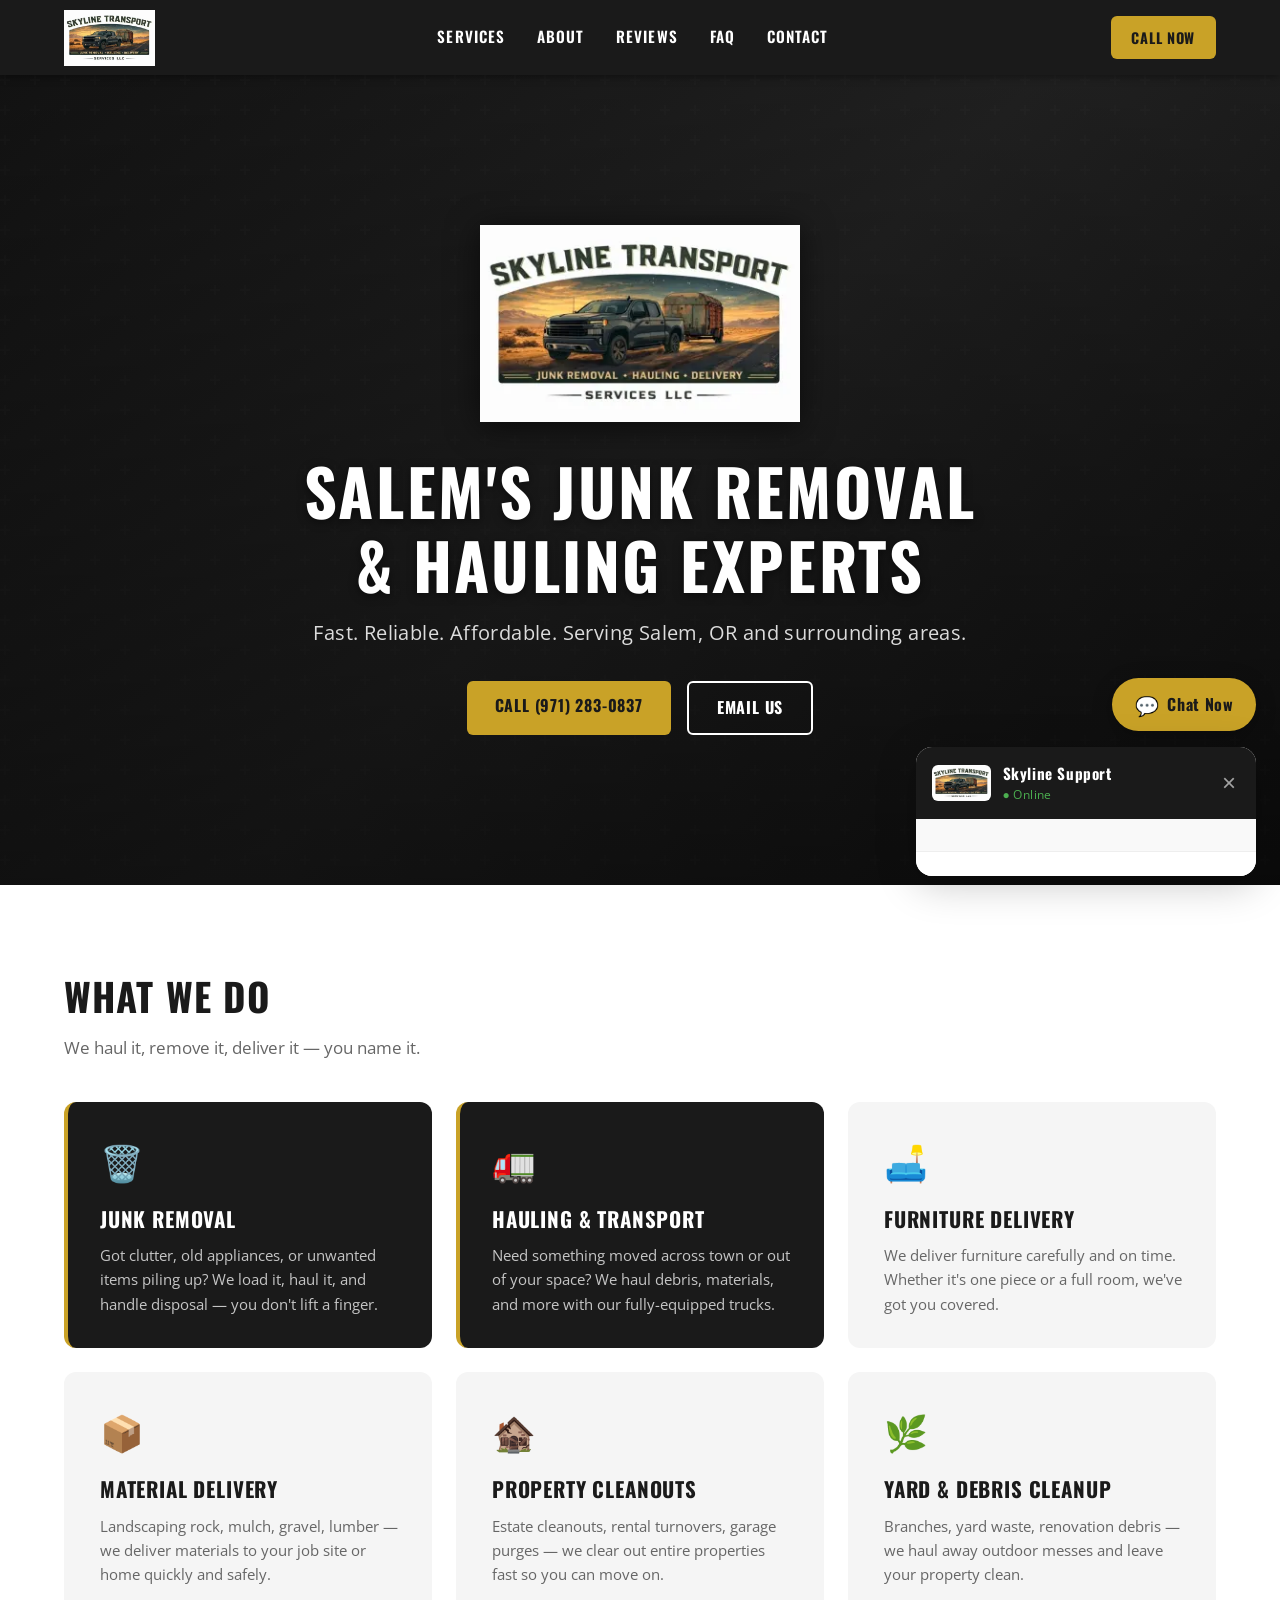
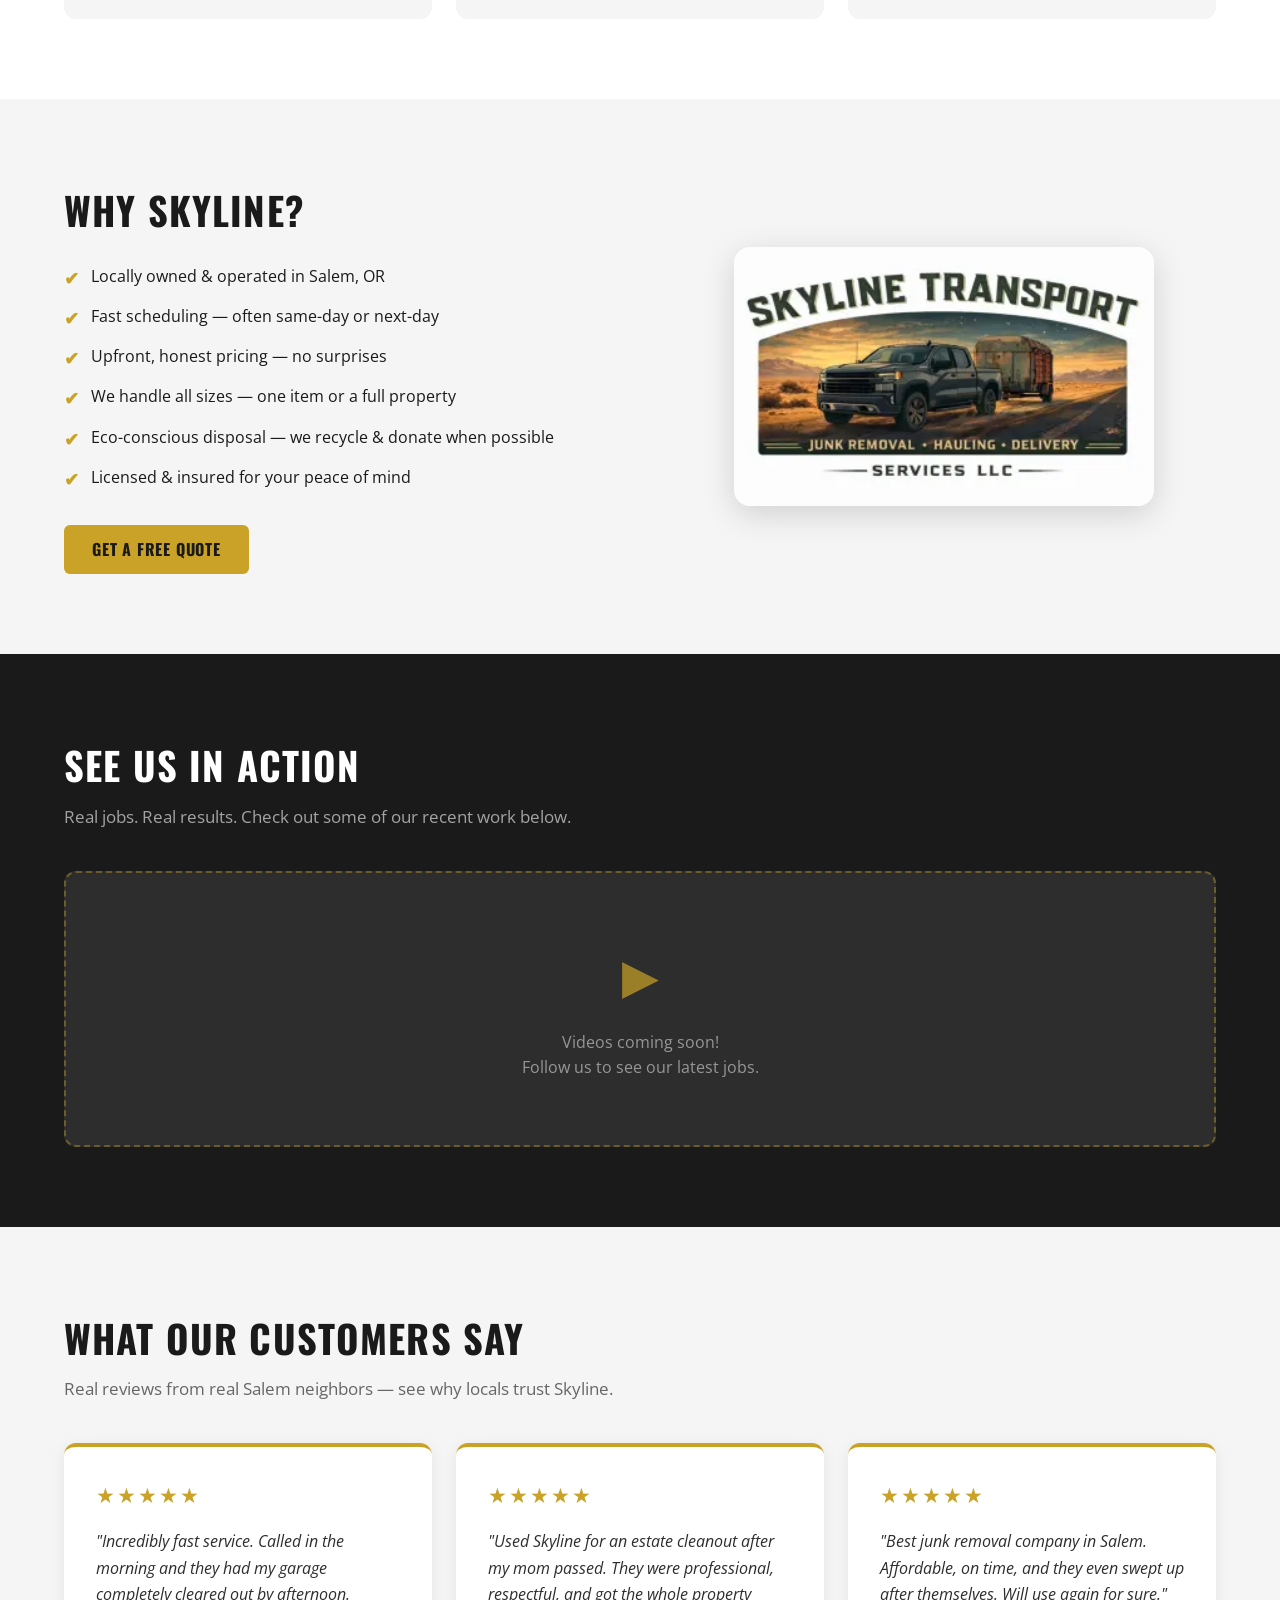
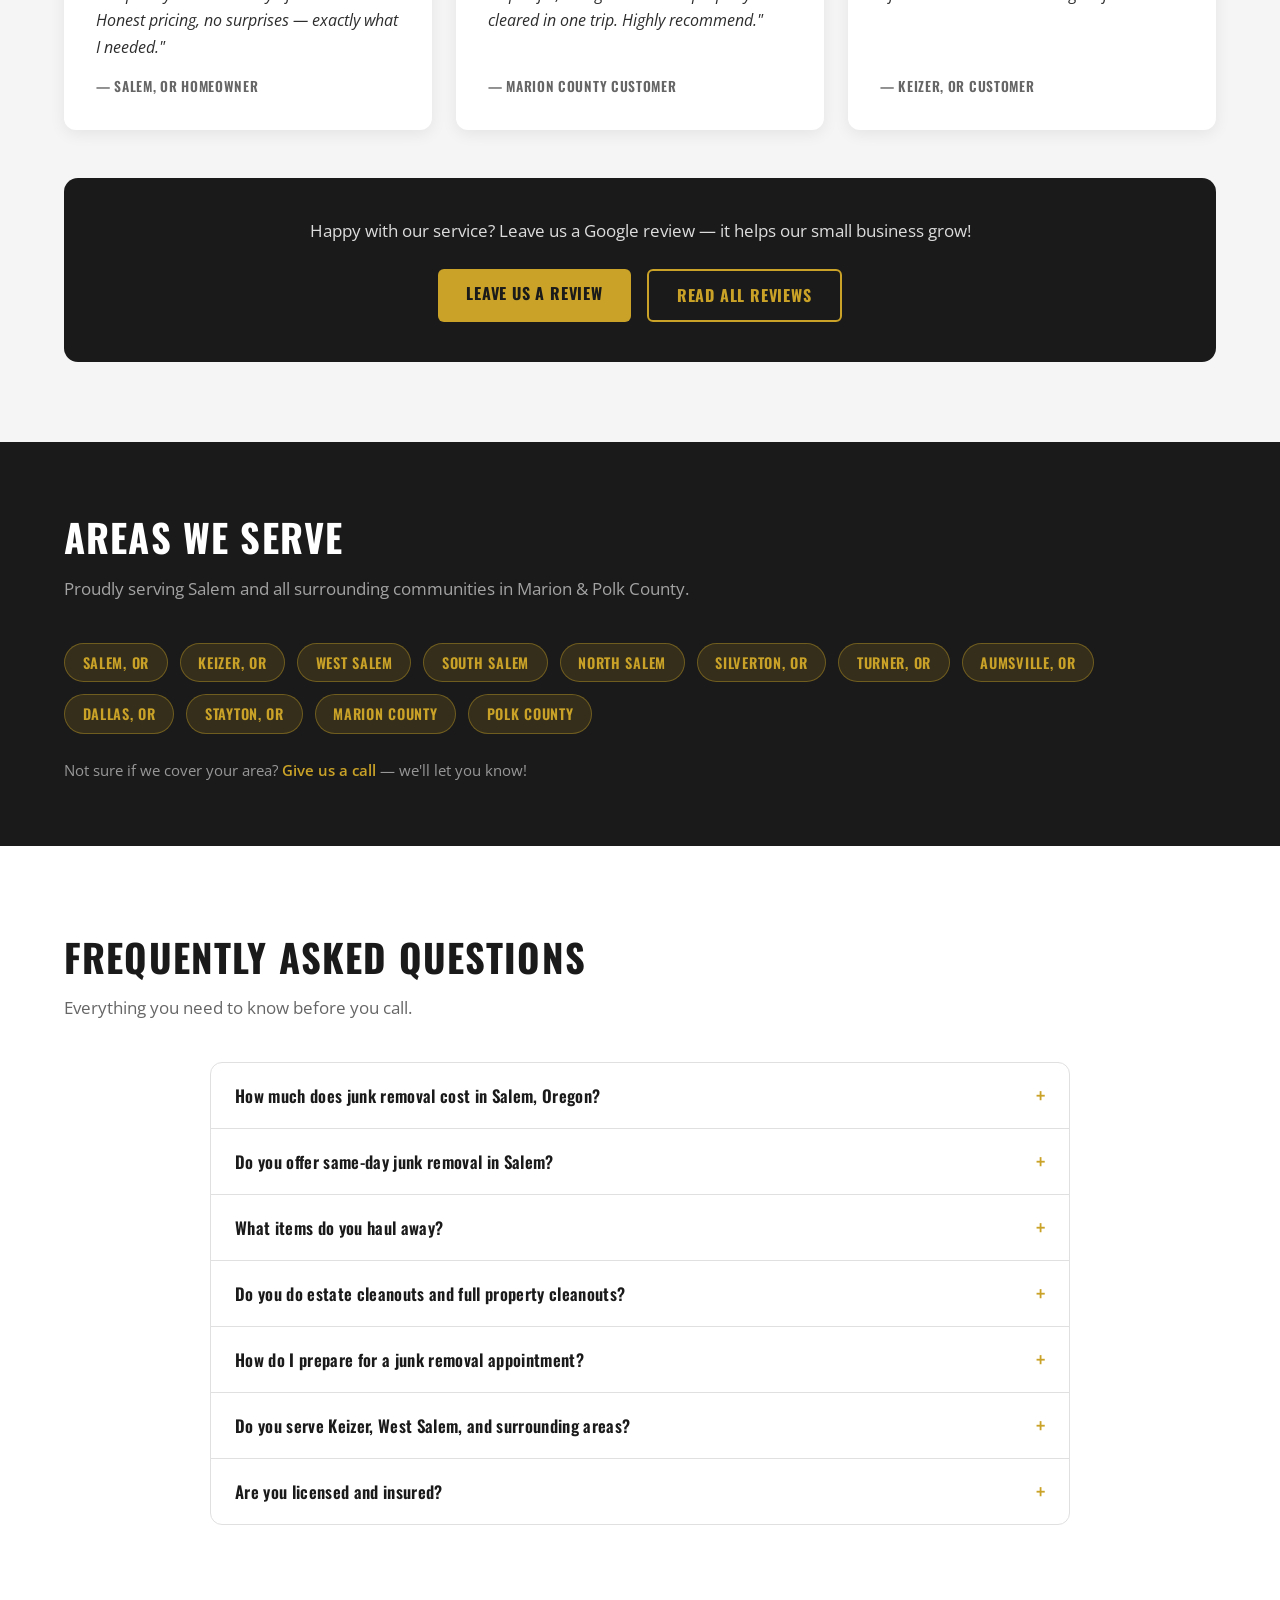
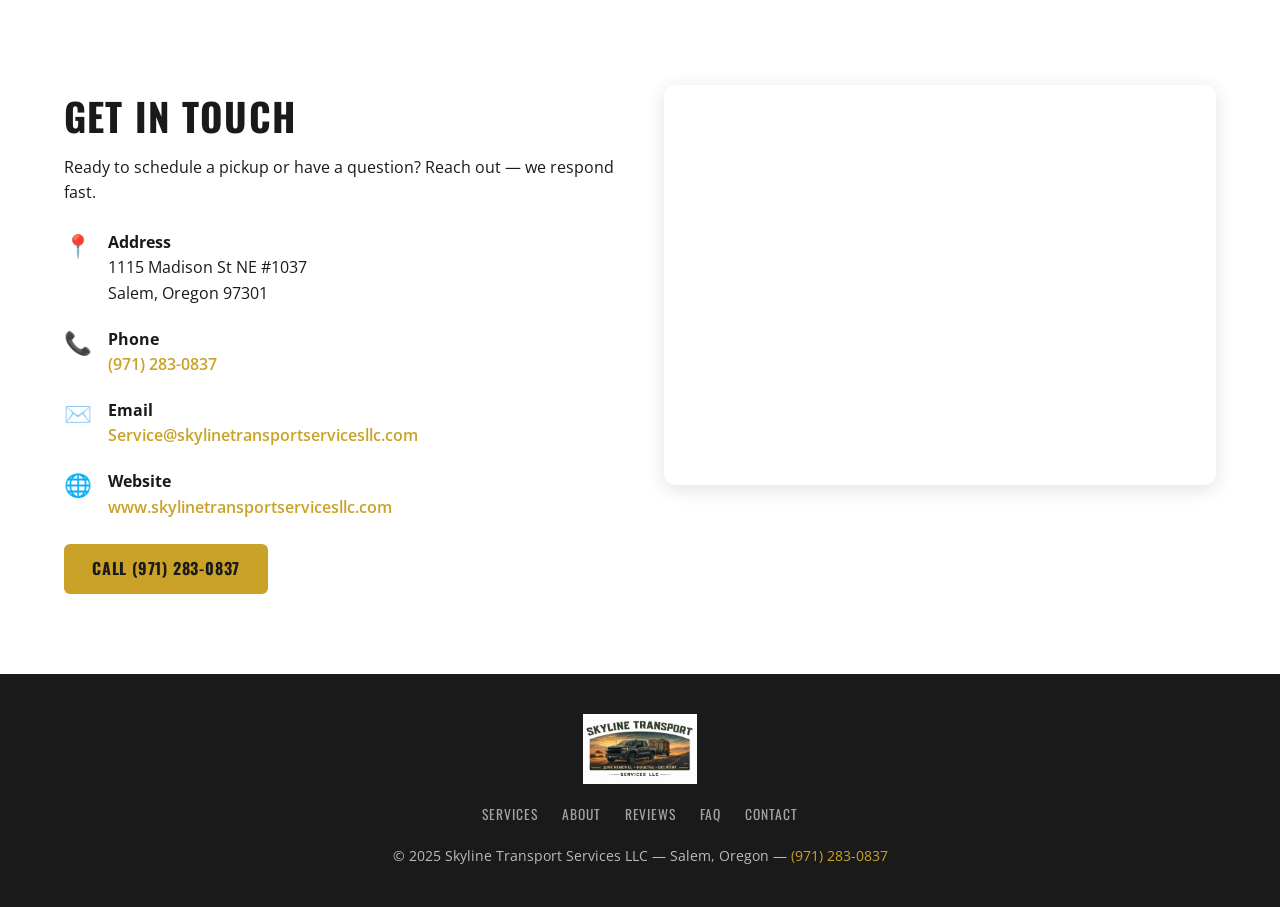
<file: index.html>
<!DOCTYPE html>
<html lang="en">
<head>
  <meta charset="UTF-8" />
  <meta name="viewport" content="width=device-width, initial-scale=1.0" />
  <title>Skyline Transport Services LLC | Junk Removal & Hauling in Salem, OR</title>
  <meta name="description" content="Skyline Transport Services LLC — Salem Oregon's trusted junk removal, hauling, furniture delivery, and cleanout specialists. Serving Salem, Keizer, West Salem & Marion County. Call (971) 283-0837 for a free quote." />
  <meta name="keywords" content="junk removal Salem Oregon, junk removal near me, hauling Salem OR, furniture removal Salem, same day junk removal Salem, estate cleanout Salem OR, property cleanout Salem, appliance removal Salem Oregon, yard debris removal Salem, hoarding cleanup Salem, cheap junk removal Salem, debris removal Marion County, junk haulers Keizer OR, cleanout services West Salem" />
  <meta property="og:title" content="Skyline Transport Services LLC | Junk Removal & Hauling Salem OR" />
  <meta property="og:description" content="Fast, reliable junk removal, hauling, and delivery in Salem, Oregon. Serving Keizer, West Salem & Marion County. Licensed & insured. Call (971) 283-0837." />
  <meta property="og:image" content="logo/logo.png" />
  <meta property="og:url" content="https://www.skylinetransportservicesllc.com" />
  <meta property="og:type" content="website" />
  <link rel="canonical" href="https://www.skylinetransportservicesllc.com" />
  <script type="application/ld+json">
  {
    "@context": "https://schema.org",
    "@type": "LocalBusiness",
    "name": "Skyline Transport Services LLC",
    "image": "https://www.skylinetransportservicesllc.com/logo/logo.png",
    "url": "https://www.skylinetransportservicesllc.com",
    "telephone": "+19712830837",
    "email": "Service@skylinetransportservicesllc.com",
    "address": {
      "@type": "PostalAddress",
      "streetAddress": "1115 Madison St NE #1037",
      "addressLocality": "Salem",
      "addressRegion": "OR",
      "postalCode": "97301",
      "addressCountry": "US"
    },
    "geo": {
      "@type": "GeoCoordinates",
      "latitude": 44.9539947,
      "longitude": -123.0217421
    },
    "areaServed": [
      {"@type": "City", "name": "Salem", "sameAs": "https://www.wikidata.org/wiki/Q128854"},
      {"@type": "City", "name": "Keizer"},
      {"@type": "City", "name": "West Salem"},
      {"@type": "County", "name": "Marion County"},
      {"@type": "County", "name": "Polk County"}
    ],
    "priceRange": "$$",
    "openingHours": "Mo-Sa 07:00-19:00",
    "description": "Skyline Transport Services LLC provides junk removal, hauling, furniture delivery, material delivery, estate cleanouts, and yard debris cleanup in Salem, Oregon and surrounding areas.",
    "hasOfferCatalog": {
      "@type": "OfferCatalog",
      "name": "Junk Removal & Hauling Services",
      "itemListElement": [
        {"@type": "Offer", "itemOffered": {"@type": "Service", "name": "Junk Removal"}},
        {"@type": "Offer", "itemOffered": {"@type": "Service", "name": "Hauling & Transport"}},
        {"@type": "Offer", "itemOffered": {"@type": "Service", "name": "Furniture Delivery"}},
        {"@type": "Offer", "itemOffered": {"@type": "Service", "name": "Material Delivery"}},
        {"@type": "Offer", "itemOffered": {"@type": "Service", "name": "Estate & Property Cleanouts"}},
        {"@type": "Offer", "itemOffered": {"@type": "Service", "name": "Yard & Debris Cleanup"}}
      ]
    },
    "sameAs": [
      "https://g.page/r/CV_IMHtKOowfEBM/review"
    ]
  }
  </script>
  <link rel="icon" href="logo/logo.png" type="image/png" />
  <link rel="preconnect" href="https://fonts.googleapis.com" />
  <link href="https://fonts.googleapis.com/css2?family=Oswald:wght@400;600;700&family=Open+Sans:wght@400;600&display=swap" rel="stylesheet" />
  <link rel="stylesheet" href="style.css" />
</head>
<body>

  <!-- ===== STICKY HEADER ===== -->
  <header id="site-header">
    <div class="container header-inner">
      <a href="#hero" class="logo-link">
        <img src="logo/logo.png" alt="Skyline Transport Services LLC Logo" class="header-logo" />
      </a>
      <nav class="main-nav">
        <ul>
          <li><a href="#services">Services</a></li>
          <li><a href="#about">About</a></li>
          <li><a href="#reviews">Reviews</a></li>
          <li><a href="faq.html">FAQ</a></li>
          <li><a href="#contact">Contact</a></li>
        </ul>
      </nav>
      <a href="tel:9712830837" class="cta-btn header-cta">Call Now</a>
      <button class="hamburger" id="hamburger" aria-label="Open menu">&#9776;</button>
    </div>
    <!-- Mobile Nav -->
    <div class="mobile-nav" id="mobile-nav">
      <ul>
        <li><a href="#services" onclick="closeMobileNav()">Services</a></li>
        <li><a href="#about" onclick="closeMobileNav()">About</a></li>
        <li><a href="#reviews" onclick="closeMobileNav()">Reviews</a></li>
        <li><a href="faq.html" onclick="closeMobileNav()">FAQ</a></li>
        <li><a href="#contact" onclick="closeMobileNav()">Contact</a></li>
        <li><a href="tel:9712830837" class="cta-btn">Call (971) 283-0837</a></li>
      </ul>
    </div>
  </header>

  <!-- ===== HERO ===== -->
  <section id="hero">
    <div class="hero-overlay"></div>
    <div class="container hero-content">
      <img src="logo/logo.png" alt="Skyline Transport Services" class="hero-logo" />
      <h1>Salem's Junk Removal<br />&amp; Hauling Experts</h1>
      <p class="hero-sub">Fast. Reliable. Affordable. Serving Salem, OR and surrounding areas.</p>
      <div class="hero-btns">
        <a href="tel:9712830837" class="cta-btn">Call (971) 283-0837</a>
        <a href="mailto:Service@skylinetransportservicesllc.com" class="cta-btn cta-outline">Email Us</a>
      </div>
    </div>
  </section>

  <!-- ===== SERVICES ===== -->
  <section id="services">
    <div class="container">
      <h2 class="section-title">What We Do</h2>
      <p class="section-sub">We haul it, remove it, deliver it — you name it.</p>
      <div class="services-grid">

        <div class="service-card featured">
          <div class="service-icon">🗑️</div>
          <h3>Junk Removal</h3>
          <p>Got clutter, old appliances, or unwanted items piling up? We load it, haul it, and handle disposal — you don't lift a finger.</p>
        </div>

        <div class="service-card featured">
          <div class="service-icon">🚛</div>
          <h3>Hauling &amp; Transport</h3>
          <p>Need something moved across town or out of your space? We haul debris, materials, and more with our fully-equipped trucks.</p>
        </div>

        <div class="service-card">
          <div class="service-icon">🛋️</div>
          <h3>Furniture Delivery</h3>
          <p>We deliver furniture carefully and on time. Whether it's one piece or a full room, we've got you covered.</p>
        </div>

        <div class="service-card">
          <div class="service-icon">📦</div>
          <h3>Material Delivery</h3>
          <p>Landscaping rock, mulch, gravel, lumber — we deliver materials to your job site or home quickly and safely.</p>
        </div>

        <div class="service-card">
          <div class="service-icon">🏚️</div>
          <h3>Property Cleanouts</h3>
          <p>Estate cleanouts, rental turnovers, garage purges — we clear out entire properties fast so you can move on.</p>
        </div>

        <div class="service-card">
          <div class="service-icon">🌿</div>
          <h3>Yard &amp; Debris Cleanup</h3>
          <p>Branches, yard waste, renovation debris — we haul away outdoor messes and leave your property clean.</p>
        </div>

      </div>
    </div>
  </section>

  <!-- ===== WHY CHOOSE US ===== -->
  <section id="about">
    <div class="container about-inner">
      <div class="about-text">
        <h2 class="section-title">Why Skyline?</h2>
        <ul class="why-list">
          <li><span class="check">✔</span> Locally owned &amp; operated in Salem, OR</li>
          <li><span class="check">✔</span> Fast scheduling — often same-day or next-day</li>
          <li><span class="check">✔</span> Upfront, honest pricing — no surprises</li>
          <li><span class="check">✔</span> We handle all sizes — one item or a full property</li>
          <li><span class="check">✔</span> Eco-conscious disposal — we recycle &amp; donate when possible</li>
          <li><span class="check">✔</span> Licensed &amp; insured for your peace of mind</li>
        </ul>
        <a href="tel:9712830837" class="cta-btn">Get a Free Quote</a>
      </div>
      <div class="about-logo">
        <img src="logo/logo.png" alt="Skyline Transport Services" />
      </div>
    </div>
  </section>

  <!-- ===== OUR WORK (YouTube Embeds) ===== -->
  <section id="work">
    <div class="container">
      <h2 class="section-title">See Us In Action</h2>
      <p class="section-sub">Real jobs. Real results. Check out some of our recent work below.</p>
      <div class="video-grid" id="video-grid">

        <!--
          TO ADD VIDEOS: Replace the src URL below with your YouTube embed URLs.
          Format: https://www.youtube.com/embed/VIDEO_ID
          Add as many <div class="video-card"> blocks as you need.
        -->

        <div class="video-placeholder">
          <div class="placeholder-inner">
            <span class="play-icon">▶</span>
            <p>Videos coming soon!<br />Follow us to see our latest jobs.</p>
          </div>
        </div>

        <!-- Example video card (uncomment and replace VIDEO_ID when ready):
        <div class="video-card">
          <iframe
            src="https://www.youtube.com/embed/VIDEO_ID"
            title="Skyline Transport Services - Junk Removal Job"
            frameborder="0"
            allow="accelerometer; autoplay; clipboard-write; encrypted-media; gyroscope; picture-in-picture"
            allowfullscreen
            loading="lazy"
          ></iframe>
        </div>
        -->

      </div>
    </div>
  </section>

  <!-- ===== GOOGLE REVIEWS ===== -->
  <section id="reviews">
    <div class="container">
      <h2 class="section-title">What Our Customers Say</h2>
      <p class="section-sub">Real reviews from real Salem neighbors — see why locals trust Skyline.</p>

      <div class="reviews-grid">

        <div class="review-card">
          <div class="review-stars">&#9733;&#9733;&#9733;&#9733;&#9733;</div>
          <p class="review-text">"Incredibly fast service. Called in the morning and they had my garage completely cleared out by afternoon. Honest pricing, no surprises — exactly what I needed."</p>
          <div class="review-author">— Salem, OR Homeowner</div>
        </div>

        <div class="review-card">
          <div class="review-stars">&#9733;&#9733;&#9733;&#9733;&#9733;</div>
          <p class="review-text">"Used Skyline for an estate cleanout after my mom passed. They were professional, respectful, and got the whole property cleared in one trip. Highly recommend."</p>
          <div class="review-author">— Marion County Customer</div>
        </div>

        <div class="review-card">
          <div class="review-stars">&#9733;&#9733;&#9733;&#9733;&#9733;</div>
          <p class="review-text">"Best junk removal company in Salem. Affordable, on time, and they even swept up after themselves. Will use again for sure."</p>
          <div class="review-author">— Keizer, OR Customer</div>
        </div>

      </div>

      <div class="reviews-cta">
        <p>Happy with our service? Leave us a Google review — it helps our small business grow!</p>
        <div class="reviews-cta-btns">
          <a href="https://g.page/r/CV_IMHtKOowfEBM/review" target="_blank" rel="noopener" class="cta-btn">Leave Us a Review</a>
          <a href="https://g.page/r/CV_IMHtKOowfEBM/review" target="_blank" rel="noopener" class="cta-btn cta-dark">Read All Reviews</a>
        </div>
      </div>
    </div>
  </section>

  <!-- ===== SERVICE AREAS ===== -->
  <section id="service-areas">
    <div class="container">
      <h2 class="section-title">Areas We Serve</h2>
      <p class="section-sub">Proudly serving Salem and all surrounding communities in Marion &amp; Polk County.</p>
      <div class="areas-grid">
        <div class="area-chip">Salem, OR</div>
        <div class="area-chip">Keizer, OR</div>
        <div class="area-chip">West Salem</div>
        <div class="area-chip">South Salem</div>
        <div class="area-chip">North Salem</div>
        <div class="area-chip">Silverton, OR</div>
        <div class="area-chip">Turner, OR</div>
        <div class="area-chip">Aumsville, OR</div>
        <div class="area-chip">Dallas, OR</div>
        <div class="area-chip">Stayton, OR</div>
        <div class="area-chip">Marion County</div>
        <div class="area-chip">Polk County</div>
      </div>
      <p class="areas-note">Not sure if we cover your area? <a href="tel:9712830837">Give us a call</a> — we'll let you know!</p>
    </div>
  </section>

  <!-- ===== FAQ ===== -->
  <section id="faq">
    <div class="container">
      <h2 class="section-title">Frequently Asked Questions</h2>
      <p class="section-sub">Everything you need to know before you call.</p>
      <div class="faq-list">

        <div class="faq-item">
          <button class="faq-question" aria-expanded="false">
            How much does junk removal cost in Salem, Oregon?
            <span class="faq-icon">+</span>
          </button>
          <div class="faq-answer">
            <p>Pricing depends on the amount of space your items take up in our truck. A single-item pickup (couch, appliance, mattress) typically starts around $75–$150. A half-truck load runs $200–$350, and a full truck load is $400–$600+. We always give you an upfront quote before we start — no surprises. <a href="tel:9712830837">Call us for a free estimate.</a></p>
          </div>
        </div>

        <div class="faq-item">
          <button class="faq-question" aria-expanded="false">
            Do you offer same-day junk removal in Salem?
            <span class="faq-icon">+</span>
          </button>
          <div class="faq-answer">
            <p>Yes! We offer same-day and next-day service depending on availability. Give us a call at <a href="tel:9712830837">(971) 283-0837</a> and we'll do our best to get out to you quickly — often the same day you call.</p>
          </div>
        </div>

        <div class="faq-item">
          <button class="faq-question" aria-expanded="false">
            What items do you haul away?
            <span class="faq-icon">+</span>
          </button>
          <div class="faq-answer">
            <p>We haul away almost everything: furniture, appliances (fridges, washers, dryers), mattresses, yard waste, construction debris, electronics, exercise equipment, hot tubs, and general household junk. We try to donate or recycle as much as possible. The few things we can't take include hazardous materials like paint, chemicals, propane tanks, and asbestos.</p>
          </div>
        </div>

        <div class="faq-item">
          <button class="faq-question" aria-expanded="false">
            Do you do estate cleanouts and full property cleanouts?
            <span class="faq-icon">+</span>
          </button>
          <div class="faq-answer">
            <p>Absolutely. Estate cleanouts are one of our most common services. Whether you're clearing a home after a loved one has passed, prepping a rental property, or dealing with a hoarding situation, we handle the entire process — from sorting and hauling to disposal. We work efficiently and respectfully.</p>
          </div>
        </div>

        <div class="faq-item">
          <button class="faq-question" aria-expanded="false">
            How do I prepare for a junk removal appointment?
            <span class="faq-icon">+</span>
          </button>
          <div class="faq-answer">
            <p>You don't need to do much — that's the point! Just have the items accessible so our team can reach them. If items are in a garage, basement, or backyard, just make sure we can get to them. You don't need to move anything yourself. We load it all.</p>
          </div>
        </div>

        <div class="faq-item">
          <button class="faq-question" aria-expanded="false">
            Do you serve Keizer, West Salem, and surrounding areas?
            <span class="faq-icon">+</span>
          </button>
          <div class="faq-answer">
            <p>Yes! We serve Salem and all surrounding communities including Keizer, West Salem, Silverton, Turner, Dallas, Stayton, Aumsville, and most of Marion and Polk County. Not sure if we reach you? <a href="tel:9712830837">Just call us.</a></p>
          </div>
        </div>

        <div class="faq-item">
          <button class="faq-question" aria-expanded="false">
            Are you licensed and insured?
            <span class="faq-icon">+</span>
          </button>
          <div class="faq-answer">
            <p>Yes. Skyline Transport Services LLC is fully licensed and insured in the state of Oregon. You can hire us with confidence knowing your property and our team are protected.</p>
          </div>
        </div>

      </div>
    </div>
  </section>

  <!-- ===== CONTACT & MAP ===== -->
  <section id="contact">
    <div class="container contact-inner">

      <div class="contact-info">
        <h2 class="section-title">Get In Touch</h2>
        <p>Ready to schedule a pickup or have a question? Reach out — we respond fast.</p>
        <ul class="contact-list">
          <li>
            <span class="contact-icon">📍</span>
            <div>
              <strong>Address</strong><br />
              1115 Madison St NE #1037<br />Salem, Oregon 97301
            </div>
          </li>
          <li>
            <span class="contact-icon">📞</span>
            <div>
              <strong>Phone</strong><br />
              <a href="tel:9712830837">(971) 283-0837</a>
            </div>
          </li>
          <li>
            <span class="contact-icon">✉️</span>
            <div>
              <strong>Email</strong><br />
              <a href="mailto:Service@skylinetransportservicesllc.com">Service@skylinetransportservicesllc.com</a>
            </div>
          </li>
          <li>
            <span class="contact-icon">🌐</span>
            <div>
              <strong>Website</strong><br />
              <a href="https://www.skylinetransportservicesllc.com" target="_blank" rel="noopener">www.skylinetransportservicesllc.com</a>
            </div>
          </li>
        </ul>
        <a href="tel:9712830837" class="cta-btn" style="margin-top:1.5rem;display:inline-block;">Call (971) 283-0837</a>
      </div>

      <div class="map-wrap">
        <iframe
          src="https://www.google.com/maps/embed?pb=!1m18!1m12!1m3!1d2823.491969396021!2d-123.02174212375368!3d44.953994671070134!2m3!1f0!2f0!3f0!3m2!1i1024!2i768!4f13.1!3m3!1m2!1s0x54bffeffccebcc15%3A0xad2b0288dbcfba1b!2s1115%20Madison%20St%20NE%2C%20Salem%2C%20OR%2097301!5e0!3m2!1sen!2sus!4v1779235807769!5m2!1sen!2sus"
          width="100%"
          height="400"
          style="border:0;border-radius:12px;"
          allowfullscreen=""
          loading="lazy"
          referrerpolicy="no-referrer-when-downgrade"
          title="Skyline Transport Services Location"
        ></iframe>
      </div>

    </div>
  </section>

  <!-- ===== FOOTER ===== -->
  <footer id="site-footer">
    <div class="container footer-inner">
      <img src="logo/logo.png" alt="Skyline Transport Services LLC" class="footer-logo" />
      <div class="footer-links">
        <a href="#services">Services</a>
        <a href="#about">About</a>
        <a href="#reviews">Reviews</a>
        <a href="faq.html">FAQ</a>
        <a href="#contact">Contact</a>
      </div>
      <p class="footer-copy">&copy; 2025 Skyline Transport Services LLC &mdash; Salem, Oregon &mdash; <a href="tel:9712830837">(971) 283-0837</a></p>
    </div>
  </footer>

  <script src="main.js"></script>

  <!-- ===== CHATBOT ===== -->
  <div id="chat-widget">
    <button id="chat-bubble" aria-label="Chat with us">
      <span id="chat-bubble-icon">💬</span>
      <span id="chat-bubble-label">Chat Now</span>
    </button>

    <div id="chat-window" role="dialog" aria-label="Skyline chat" hidden>
      <div id="chat-header">
        <div class="chat-header-info">
          <img src="logo/logo.png" alt="Skyline" class="chat-logo" />
          <div>
            <div class="chat-name">Skyline Support</div>
            <div class="chat-status">&#x25CF; Online</div>
          </div>
        </div>
        <button id="chat-close" aria-label="Close chat">&times;</button>
      </div>

      <div id="chat-messages"></div>

      <div id="chat-footer">
        <div id="chat-options"></div>
      </div>
    </div>
  </div>

  <script>
  (function () {
    const FAQ = [
      {
        label: "How much does it cost?",
        answer: "Pricing depends on how much space your items take up in our truck. A single item (couch, appliance, mattress) typically starts around $75–$150. A half-truck load runs $200–$350, and a full truck load is $400–$600+. We always give you an upfront quote before we start — no surprises!"
      },
      {
        label: "Do you offer same-day service?",
        answer: "Yes! We offer same-day and next-day service depending on availability. Give us a call at (971) 283-0837 and we'll do our best to get out to you quickly — often the same day you call."
      },
      {
        label: "What items do you haul away?",
        answer: "We haul away almost everything: furniture, appliances (fridges, washers, dryers), mattresses, yard waste, construction debris, electronics, exercise equipment, hot tubs, and general household junk. We try to donate or recycle as much as possible. The few things we can't take include hazardous materials like paint, chemicals, and propane tanks."
      },
      {
        label: "Do you do estate cleanouts?",
        answer: "Absolutely. Estate cleanouts are one of our most common services. Whether you're clearing a home after a loved one has passed, prepping a rental, or dealing with a hoarding situation, we handle the entire process — sorting, hauling, and disposal. We work efficiently and respectfully."
      },
      {
        label: "How do I prepare for my appointment?",
        answer: "You don't need to do much — that's the point! Just make sure the items are accessible so our team can reach them. You don't need to move anything yourself. We load it all."
      },
      {
        label: "What areas do you serve?",
        answer: "We serve Salem and all surrounding communities: Keizer, West Salem, Silverton, Turner, Dallas, Stayton, Aumsville, and most of Marion and Polk County. Not sure if we reach you? Just call us at (971) 283-0837!"
      },
      {
        label: "Are you licensed & insured?",
        answer: "Yes! Skyline Transport Services LLC is fully licensed and insured in the state of Oregon. You can hire us with confidence knowing your property and our team are protected."
      }
    ];

    const GREETING = "Hi there! 👋 I'm the Skyline assistant. What can I help you with today?";
    const FOLLOWUP = "Anything else I can help with?";

    const messagesEl = document.getElementById('chat-messages');
    const optionsEl = document.getElementById('chat-options');
    const chatWindow = document.getElementById('chat-window');
    const chatBubble = document.getElementById('chat-bubble');
    const chatClose = document.getElementById('chat-close');

    let opened = false;

    function addMessage(text, type) {
      const msg = document.createElement('div');
      msg.className = 'chat-msg ' + type;
      msg.innerHTML = text;
      messagesEl.appendChild(msg);
      messagesEl.scrollTop = messagesEl.scrollHeight;
    }

    function showOptions(items) {
      optionsEl.innerHTML = '';
      items.forEach(function (item) {
        const btn = document.createElement('button');
        btn.className = 'chat-opt-btn';
        btn.textContent = item.label;
        btn.addEventListener('click', function () {
          addMessage(item.label, 'user');
          optionsEl.innerHTML = '';
          setTimeout(function () {
            addMessage(item.answer, 'bot');
            setTimeout(function () {
              addMessage(FOLLOWUP, 'bot');
              showContactOrMore();
            }, 400);
          }, 300);
        });
        optionsEl.appendChild(btn);
      });
    }

    function showContactOrMore() {
      optionsEl.innerHTML = '';
      const moreBtn = document.createElement('button');
      moreBtn.className = 'chat-opt-btn';
      moreBtn.textContent = 'Ask another question';
      moreBtn.addEventListener('click', function () {
        optionsEl.innerHTML = '';
        showOptions(FAQ);
      });

      const callBtn = document.createElement('a');
      callBtn.className = 'chat-opt-btn chat-opt-cta';
      callBtn.href = 'tel:9712830837';
      callBtn.textContent = '📞 Call (971) 283-0837';

      const emailBtn = document.createElement('a');
      emailBtn.className = 'chat-opt-btn chat-opt-cta';
      emailBtn.href = 'mailto:Service@skylinetransportservicesllc.com';
      emailBtn.textContent = '✉️ Email Us';

      optionsEl.appendChild(moreBtn);
      optionsEl.appendChild(callBtn);
      optionsEl.appendChild(emailBtn);
    }

    function openChat() {
      chatWindow.hidden = false;
      chatBubble.setAttribute('aria-expanded', 'true');
      if (!opened) {
        opened = true;
        addMessage(GREETING, 'bot');
        setTimeout(function () { showOptions(FAQ); }, 400);
      }
    }

    function closeChat() {
      chatWindow.hidden = true;
      chatBubble.setAttribute('aria-expanded', 'false');
    }

    chatBubble.addEventListener('click', function () {
      chatWindow.hidden ? openChat() : closeChat();
    });
    chatClose.addEventListener('click', closeChat);
  })();
  </script>
</body>
</html>
</file>
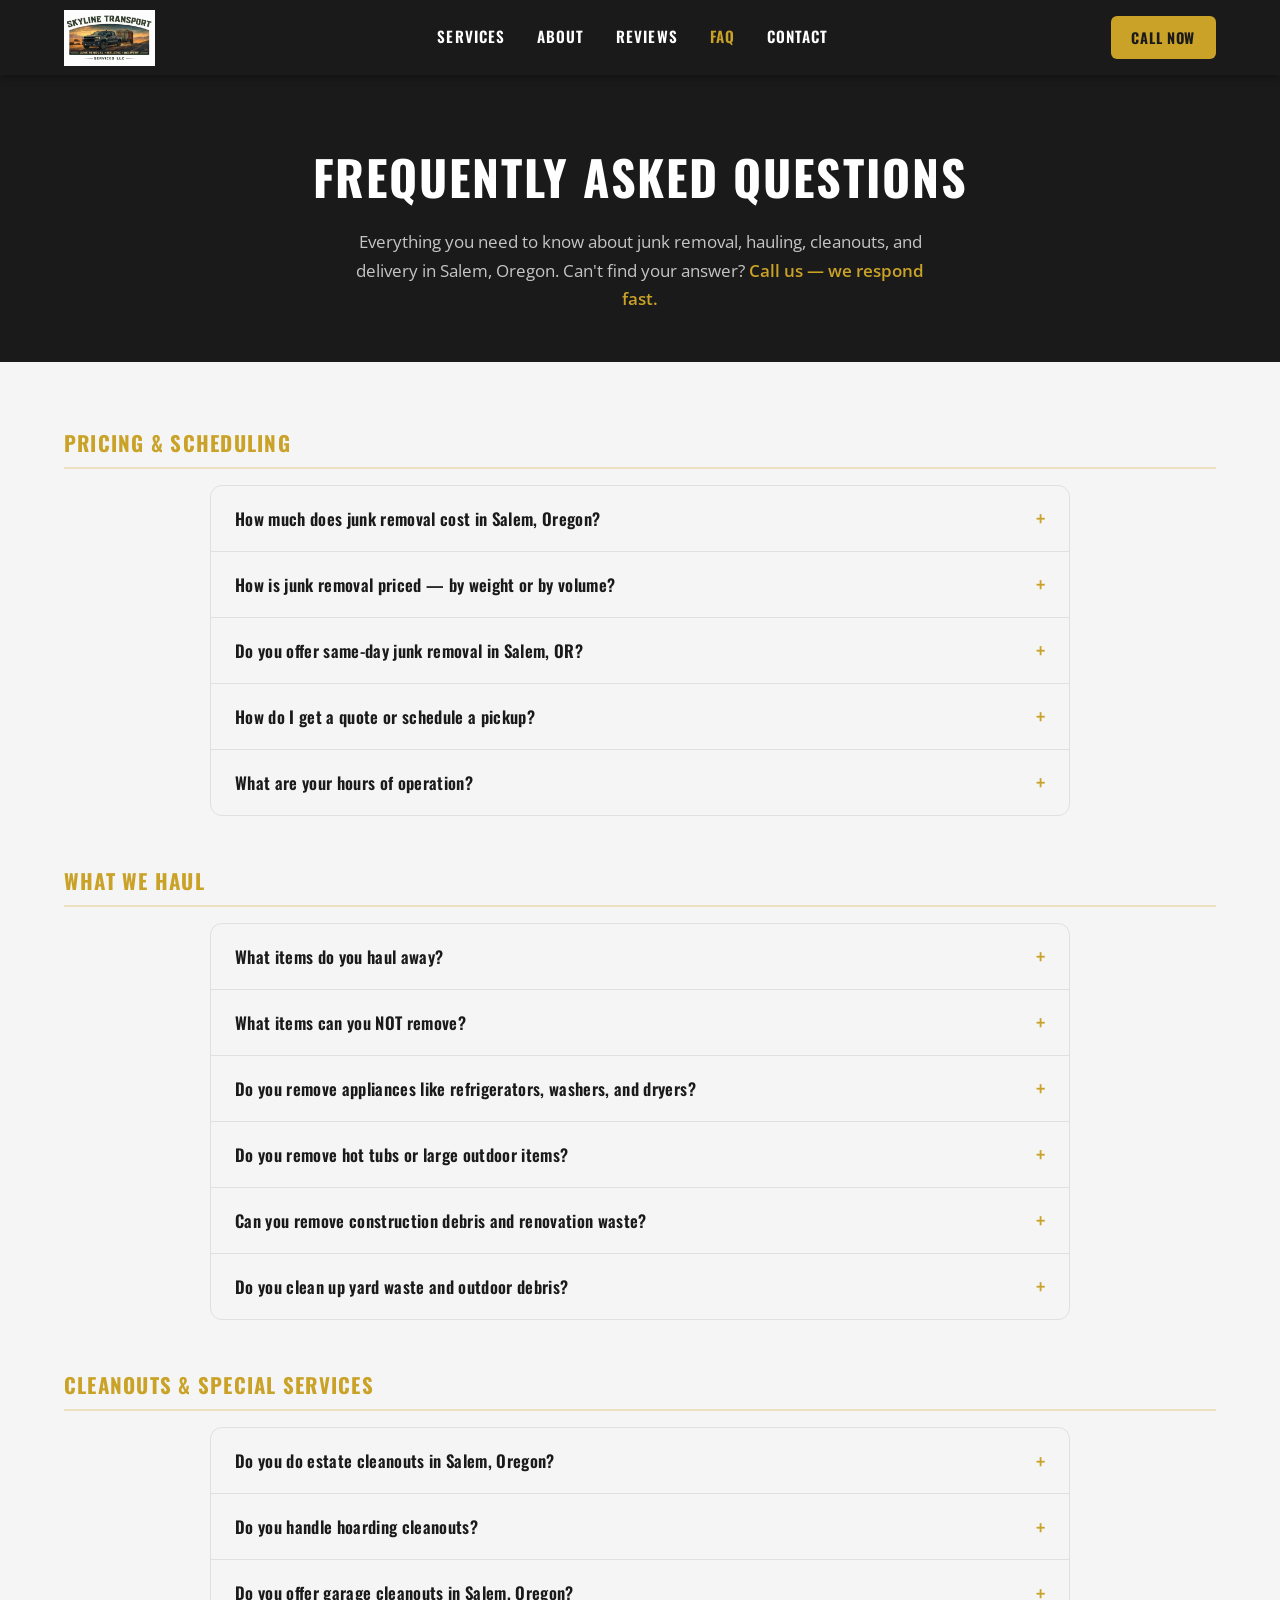
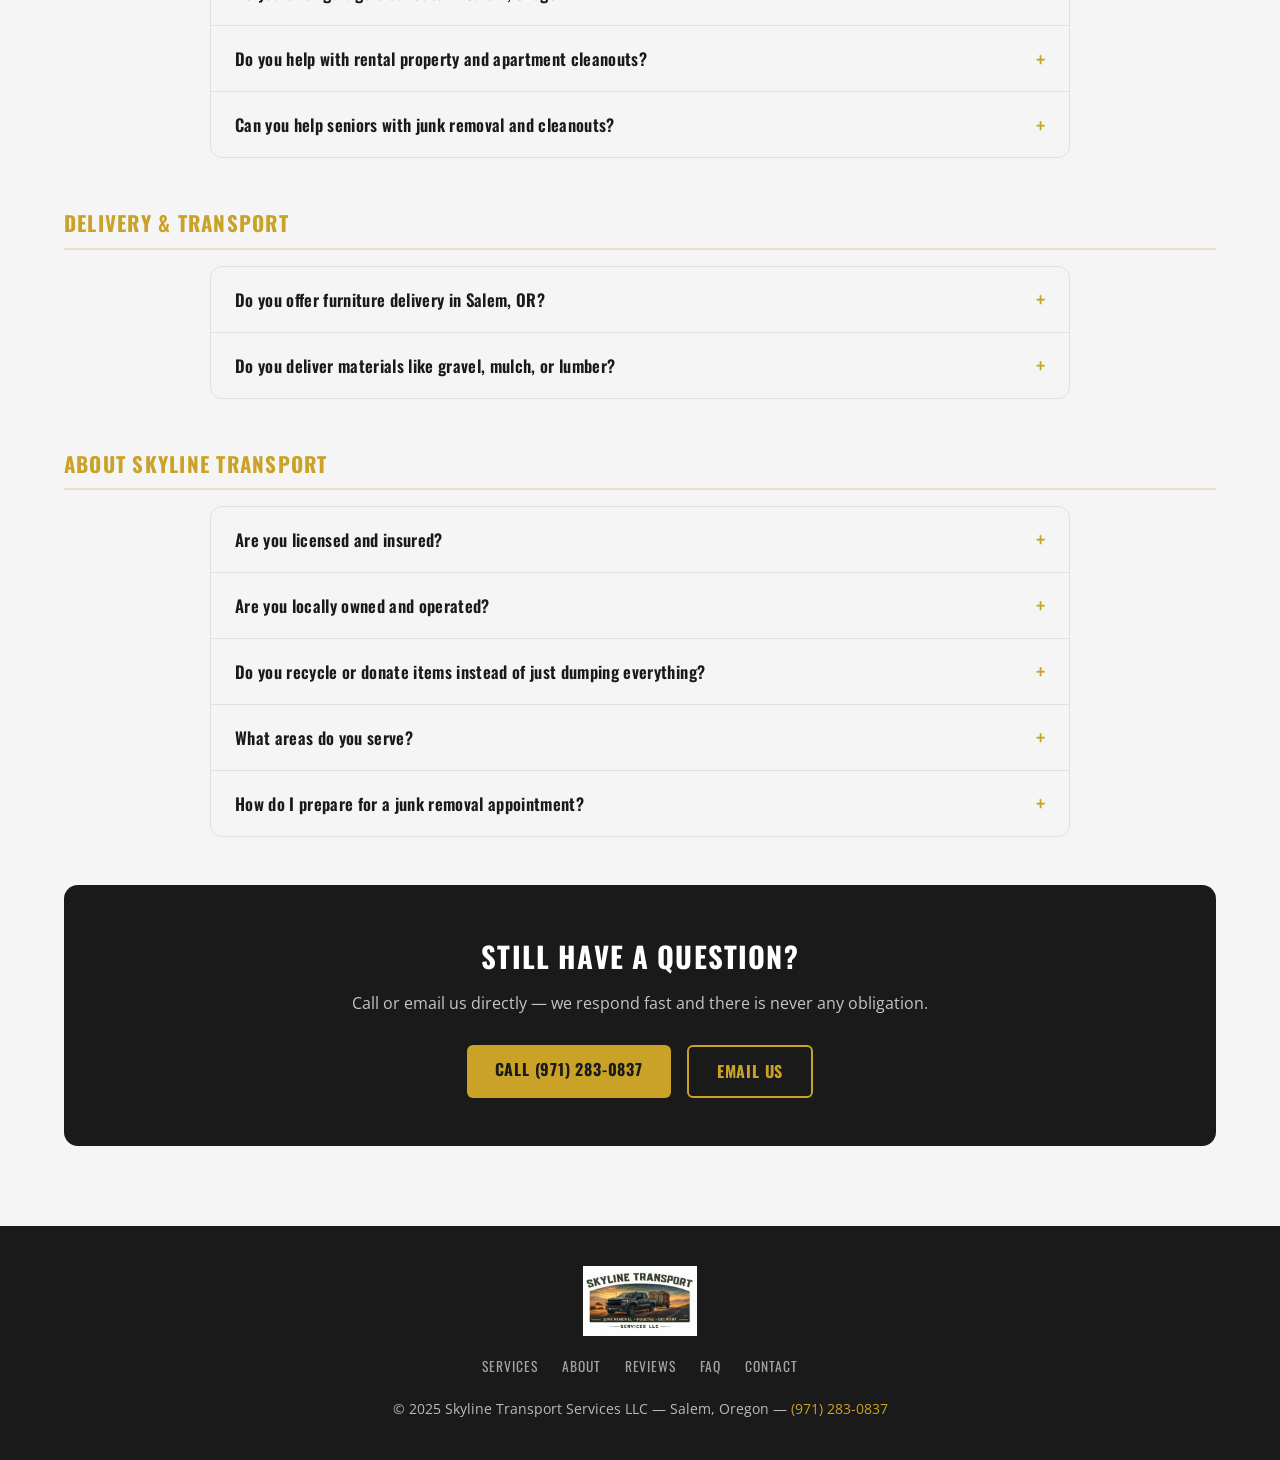
<file: faq.html>
<!DOCTYPE html>
<html lang="en">
<head>
  <meta charset="UTF-8" />
  <meta name="viewport" content="width=device-width, initial-scale=1.0" />
  <title>FAQ | Skyline Transport Services LLC — Junk Removal Salem OR</title>
  <meta name="description" content="Answers to the most common questions about Skyline Transport Services LLC. Junk removal pricing, what we haul, same-day service, estate cleanouts, service areas, and more — Salem, OR (971) 283-0837." />
  <meta name="keywords" content="junk removal FAQ Salem Oregon, how much does junk removal cost Salem, same day junk removal Salem OR, what does junk removal take, estate cleanout questions Salem, appliance removal Salem Oregon, furniture removal Salem, junk hauler near me FAQ" />
  <meta property="og:title" content="FAQ — Skyline Transport Services LLC | Salem OR Junk Removal" />
  <meta property="og:description" content="Everything you need to know about junk removal, hauling, cleanouts, and delivery in Salem Oregon. Get answers fast or call (971) 283-0837." />
  <meta property="og:url" content="https://www.skylinetransportservicesllc.com/faq.html" />
  <meta property="og:type" content="website" />
  <link rel="canonical" href="https://www.skylinetransportservicesllc.com/faq.html" />
  <link rel="icon" href="logo/logo.png" type="image/png" />
  <link rel="preconnect" href="https://fonts.googleapis.com" />
  <link href="https://fonts.googleapis.com/css2?family=Oswald:wght@400;600;700&family=Open+Sans:wght@400;600&display=swap" rel="stylesheet" />
  <link rel="stylesheet" href="style.css" />

  <script type="application/ld+json">
  {
    "@context": "https://schema.org",
    "@type": "FAQPage",
    "mainEntity": [
      {
        "@type": "Question",
        "name": "How much does junk removal cost in Salem, Oregon?",
        "acceptedAnswer": {
          "@type": "Answer",
          "text": "Junk removal pricing in Salem, Oregon is based on how much space your items take up in our truck. A single item like a couch, appliance, or mattress typically starts around $75–$150. A quarter-truck load runs approximately $100–$175, a half-truck load is $200–$350, and a full truck load ranges from $400–$600 or more depending on the weight and type of material. We always provide a free, upfront quote before we begin any work — no hidden fees, no surprises. Call us at (971) 283-0837 for a free estimate."
        }
      },
      {
        "@type": "Question",
        "name": "Do you offer same-day junk removal in Salem, OR?",
        "acceptedAnswer": {
          "@type": "Answer",
          "text": "Yes, Skyline Transport Services LLC offers same-day and next-day junk removal in Salem, Oregon. We understand that sometimes you need things gone fast, whether it's clearing a property for sale, dealing with an unexpected cleanout, or just finally tackling that pile of clutter. Call us at (971) 283-0837 early in the day and we will do everything we can to get out to you the same day."
        }
      },
      {
        "@type": "Question",
        "name": "What items do you haul away?",
        "acceptedAnswer": {
          "@type": "Answer",
          "text": "Skyline Transport Services hauls away almost everything. We remove furniture (couches, sofas, tables, chairs, bed frames), appliances (refrigerators, washers, dryers, stoves, dishwashers, microwaves), mattresses, box springs, electronics, exercise equipment, hot tubs, lawn mowers, bicycles, clothing and household goods, construction and renovation debris, yard waste, branches and tree trimmings, garage junk, storage unit contents, and general household clutter. We try to donate usable items and recycle what we can to keep material out of the landfill."
        }
      },
      {
        "@type": "Question",
        "name": "What items can you NOT remove?",
        "acceptedAnswer": {
          "@type": "Answer",
          "text": "There are a few items we are not able to haul due to Oregon state regulations and safety requirements. These include: hazardous waste such as paint, solvents, chemicals, and pesticides; propane tanks and other pressurized gas containers; asbestos-containing materials; medical waste; and motor oil or other automotive fluids. If you are unsure whether an item qualifies, just call us at (971) 283-0837 and we will let you know right away."
        }
      },
      {
        "@type": "Question",
        "name": "Do you do estate cleanouts in Salem, Oregon?",
        "acceptedAnswer": {
          "@type": "Answer",
          "text": "Yes, estate cleanouts are one of our most requested services at Skyline Transport Services LLC. We help families clear out a home after a loved one has passed, assist with downsizing situations, and work with real estate agents and property managers who need a property fully cleared before listing or new tenants move in. We handle the entire process from sorting to hauling to disposal. We work quickly, professionally, and with respect for the situation. Call us at (971) 283-0837 to discuss your estate cleanout needs."
        }
      },
      {
        "@type": "Question",
        "name": "Do you handle hoarding cleanouts?",
        "acceptedAnswer": {
          "@type": "Answer",
          "text": "Yes. Skyline Transport Services LLC has experience with hoarding cleanouts in Salem and surrounding areas. We approach every job with professionalism and zero judgment. Whether it is a mild accumulation or a severe hoarding situation, we work at your pace, handle the hauling and disposal, and leave the property clean. We understand this can be an emotional process and we treat every customer and their belongings with dignity and respect."
        }
      },
      {
        "@type": "Question",
        "name": "Do you offer furniture delivery in Salem, OR?",
        "acceptedAnswer": {
          "@type": "Answer",
          "text": "Yes, furniture delivery is one of the services we offer at Skyline Transport Services LLC. Whether you purchased a piece of furniture locally and need it transported to your home, or you need a full room of furniture delivered carefully and placed in the right spot, we can handle it. We deliver throughout Salem, Keizer, West Salem, and surrounding Marion and Polk County areas. Call (971) 283-0837 to schedule a furniture delivery."
        }
      },
      {
        "@type": "Question",
        "name": "Do you deliver materials like gravel, mulch, or lumber?",
        "acceptedAnswer": {
          "@type": "Answer",
          "text": "Yes. Skyline Transport Services LLC offers material delivery for homeowners, landscapers, and contractors in the Salem area. We can deliver landscaping rock, gravel, mulch, topsoil, lumber, and other building or landscaping materials directly to your job site or home. This is a great option when you need materials but do not have a truck to haul them yourself. Call us at (971) 283-0837 to get a quote on material delivery in Salem, Oregon."
        }
      },
      {
        "@type": "Question",
        "name": "Do you remove appliances like refrigerators, washers, and dryers?",
        "acceptedAnswer": {
          "@type": "Answer",
          "text": "Yes, appliance removal is something we do regularly. We remove refrigerators, freezers, washing machines, dryers, stoves, ovens, dishwashers, water heaters, and more. Old appliances cannot simply be put out with regular trash in Salem, Oregon, and disposal requires proper handling — especially for items containing refrigerant like fridges and AC units. We take care of all of that for you. Call (971) 283-0837 to schedule appliance removal in Salem."
        }
      },
      {
        "@type": "Question",
        "name": "How do I prepare for a junk removal appointment?",
        "acceptedAnswer": {
          "@type": "Answer",
          "text": "You do not need to do much to prepare — that is honestly the whole point of hiring us. Just make sure the items you want removed are accessible so our crew can reach them safely. If items are in a garage, basement, attic, or backyard, just make sure we can get to them. You do not need to move, bag, or box anything. We do all the loading. If you have items in multiple areas of the home, just give us a quick walkthrough when we arrive so we know everything you want gone."
        }
      },
      {
        "@type": "Question",
        "name": "Do you offer garage cleanouts in Salem, Oregon?",
        "acceptedAnswer": {
          "@type": "Answer",
          "text": "Yes, garage cleanouts are one of our most popular services. Whether your garage has years of accumulated junk, old tools, broken furniture, boxes of stuff you no longer need, or anything in between — we clear it all out. Most garage cleanouts can be completed in a single trip. Call Skyline Transport Services at (971) 283-0837 to schedule your garage cleanout in Salem, OR."
        }
      },
      {
        "@type": "Question",
        "name": "Do you clean up yard waste and outdoor debris?",
        "acceptedAnswer": {
          "@type": "Answer",
          "text": "Yes. Skyline Transport Services LLC provides yard waste removal and outdoor debris cleanup throughout Salem and surrounding areas. We haul away branches, tree trimmings, leaves, grass clippings, old fencing, dirt and soil, landscaping materials, and general outdoor clutter. We also clean up after storms, clear overgrown areas, and remove debris left after renovation or construction projects. Call (971) 283-0837 to schedule yard debris removal in Salem, Oregon."
        }
      },
      {
        "@type": "Question",
        "name": "What areas do you serve?",
        "acceptedAnswer": {
          "@type": "Answer",
          "text": "Skyline Transport Services LLC is based in Salem, Oregon and serves the greater Salem metro area and surrounding communities. Our service area includes Salem, Keizer, West Salem, South Salem, North Salem, Silverton, Turner, Aumsville, Stayton, Dallas, and most of Marion County and Polk County. If you are not sure whether we cover your location, call us at (971) 283-0837 and we will let you know right away."
        }
      },
      {
        "@type": "Question",
        "name": "Are you licensed and insured?",
        "acceptedAnswer": {
          "@type": "Answer",
          "text": "Yes. Skyline Transport Services LLC is fully licensed and insured in the state of Oregon. We carry liability insurance to protect your property during every job. You can hire us with confidence knowing that your home, business, and belongings are in good hands. We are a legitimate, locally owned business — not a fly-by-night operation."
        }
      },
      {
        "@type": "Question",
        "name": "Are you locally owned and operated?",
        "acceptedAnswer": {
          "@type": "Answer",
          "text": "Yes. Skyline Transport Services LLC is a locally owned and operated business based right here in Salem, Oregon. We live and work in this community. When you hire us, you are supporting a local Salem small business, not a national franchise. We take pride in our work and our reputation in the community."
        }
      },
      {
        "@type": "Question",
        "name": "Do you recycle or donate items instead of just dumping everything?",
        "acceptedAnswer": {
          "@type": "Answer",
          "text": "Yes, we make every effort to keep usable items out of the landfill. When items are in good condition, we donate them to local organizations in Salem such as the Salvation Army, St. Vinnie's (Society of St. Vincent de Paul), and Habitat for Humanity ReStore. Electronics are recycled properly. Metal is taken to scrap recyclers. We believe in responsible disposal and being good stewards of our community and environment."
        }
      },
      {
        "@type": "Question",
        "name": "Can you help seniors with junk removal and cleanouts?",
        "acceptedAnswer": {
          "@type": "Answer",
          "text": "Absolutely. We frequently work with seniors and their families in Salem and the surrounding area. Whether it is helping a parent downsize from a larger home, clearing out a house after a move to assisted living, or just helping an older homeowner get rid of items they can no longer move themselves, we handle everything with patience and care. We are happy to work alongside family members or coordinate with estate planners and senior move managers. Call (971) 283-0837 to discuss how we can help."
        }
      },
      {
        "@type": "Question",
        "name": "Do you help with rental property and apartment cleanouts?",
        "acceptedAnswer": {
          "@type": "Answer",
          "text": "Yes. We work with landlords and property managers throughout Salem, Keizer, and Marion County to clear out rental properties between tenants. Whether a previous tenant left furniture, trash, and junk behind or the property just needs a full cleanout before renovation, we get it done fast so you can get your property back on the market quickly. We understand that time is money for property owners and we prioritize fast turnaround on rental cleanouts."
        }
      },
      {
        "@type": "Question",
        "name": "How do I get a quote or schedule a pickup?",
        "acceptedAnswer": {
          "@type": "Answer",
          "text": "Getting a quote from Skyline Transport Services LLC is easy. Just call us at (971) 283-0837 or email us at Service@skylinetransportservicesllc.com. Tell us what you need removed and roughly how much there is, and we will give you a free estimate. We can usually schedule same-day or next-day service depending on availability. There is no obligation when you call for a quote."
        }
      },
      {
        "@type": "Question",
        "name": "What are your hours of operation?",
        "acceptedAnswer": {
          "@type": "Answer",
          "text": "Skyline Transport Services LLC operates Monday through Saturday, 7:00 AM to 7:00 PM. We are based in Salem, Oregon. For urgent same-day requests, call us as early as possible at (971) 283-0837 and we will do our best to accommodate you."
        }
      },
      {
        "@type": "Question",
        "name": "How is junk removal priced — by weight or by volume?",
        "acceptedAnswer": {
          "@type": "Answer",
          "text": "At Skyline Transport Services LLC, we price primarily by volume — meaning how much space your junk takes up in our truck. This is the most common and transparent pricing method in the industry. You are quoted based on a fraction of the truck load: minimum load, quarter load, half load, three-quarter load, or full load. This way you only pay for the space you use. Weight can also be a factor for very heavy materials like concrete or soil, which we will let you know about upfront."
        }
      },
      {
        "@type": "Question",
        "name": "Do you remove hot tubs or large outdoor items?",
        "acceptedAnswer": {
          "@type": "Answer",
          "text": "Yes. We remove hot tubs, above-ground pools, swing sets, trampolines, large outdoor furniture, old sheds, and other large outdoor items. These jobs often require disassembly on site before hauling, which our team handles. Hot tub removal in Salem is one of the specialty items we get calls about frequently. Call (971) 283-0837 for a quote on large item removal."
        }
      },
      {
        "@type": "Question",
        "name": "Can you remove construction debris and renovation waste?",
        "acceptedAnswer": {
          "@type": "Answer",
          "text": "Yes. We haul away construction debris and renovation waste for homeowners and contractors throughout Salem and Marion County. This includes drywall, flooring, tile, lumber scraps, roofing materials, insulation, cabinets, and general renovation trash. If you are remodeling your home and need debris cleared out quickly, we are the call to make. Contact us at (971) 283-0837 or Service@skylinetransportservicesllc.com."
        }
      }
    ]
  }
  </script>
</head>
<body>

  <!-- ===== STICKY HEADER ===== -->
  <header id="site-header">
    <div class="container header-inner">
      <a href="index.html" class="logo-link">
        <img src="logo/logo.png" alt="Skyline Transport Services LLC Logo" class="header-logo" />
      </a>
      <nav class="main-nav">
        <ul>
          <li><a href="index.html#services">Services</a></li>
          <li><a href="index.html#about">About</a></li>
          <li><a href="index.html#reviews">Reviews</a></li>
          <li><a href="faq.html" class="active">FAQ</a></li>
          <li><a href="index.html#contact">Contact</a></li>
        </ul>
      </nav>
      <a href="tel:9712830837" class="cta-btn header-cta">Call Now</a>
      <button class="hamburger" id="hamburger" aria-label="Open menu">&#9776;</button>
    </div>
    <div class="mobile-nav" id="mobile-nav">
      <ul>
        <li><a href="index.html#services" onclick="closeMobileNav()">Services</a></li>
        <li><a href="index.html#about" onclick="closeMobileNav()">About</a></li>
        <li><a href="index.html#reviews" onclick="closeMobileNav()">Reviews</a></li>
        <li><a href="faq.html" onclick="closeMobileNav()">FAQ</a></li>
        <li><a href="index.html#contact" onclick="closeMobileNav()">Contact</a></li>
        <li><a href="tel:9712830837" class="cta-btn">Call (971) 283-0837</a></li>
      </ul>
    </div>
  </header>

  <!-- ===== FAQ HERO ===== -->
  <section id="faq-hero">
    <div class="container faq-hero-inner">
      <h1>Frequently Asked Questions</h1>
      <p>Everything you need to know about junk removal, hauling, cleanouts, and delivery in Salem, Oregon. Can't find your answer? <a href="tel:9712830837">Call us — we respond fast.</a></p>
    </div>
  </section>

  <!-- ===== FAQ CATEGORIES ===== -->
  <section id="faq-page">
    <div class="container">

      <div class="faq-category">
        <h2 class="faq-cat-title">Pricing &amp; Scheduling</h2>
        <div class="faq-list">

          <div class="faq-item">
            <button class="faq-question" aria-expanded="false">
              How much does junk removal cost in Salem, Oregon?
              <span class="faq-icon">+</span>
            </button>
            <div class="faq-answer">
              <p>Junk removal pricing in Salem is based on how much space your items take up in our truck. A single item (couch, appliance, mattress) typically starts around $75–$150. A quarter-truck load runs approximately $100–$175, a half-truck load is $200–$350, and a full truck load ranges from $400–$600 or more depending on weight and type of material. We always provide a free, upfront quote before we begin — no hidden fees, no surprises. <a href="tel:9712830837">Call (971) 283-0837 for a free estimate.</a></p>
            </div>
          </div>

          <div class="faq-item">
            <button class="faq-question" aria-expanded="false">
              How is junk removal priced — by weight or by volume?
              <span class="faq-icon">+</span>
            </button>
            <div class="faq-answer">
              <p>We price primarily by volume — meaning how much space your junk takes up in our truck. You are quoted based on a fraction of the truck load: minimum load, quarter, half, three-quarter, or full load. You only pay for the space you use. Weight can be a factor for very heavy materials like concrete or soil, which we will tell you about upfront.</p>
            </div>
          </div>

          <div class="faq-item">
            <button class="faq-question" aria-expanded="false">
              Do you offer same-day junk removal in Salem, OR?
              <span class="faq-icon">+</span>
            </button>
            <div class="faq-answer">
              <p>Yes! We offer same-day and next-day junk removal in Salem, Oregon. Whether you need a property cleared for sale, dealing with an unexpected cleanout, or just finally tackling that pile of clutter — call us at <a href="tel:9712830837">(971) 283-0837</a> early in the day and we will do everything we can to get out to you the same day.</p>
            </div>
          </div>

          <div class="faq-item">
            <button class="faq-question" aria-expanded="false">
              How do I get a quote or schedule a pickup?
              <span class="faq-icon">+</span>
            </button>
            <div class="faq-answer">
              <p>Getting a quote is easy — call us at <a href="tel:9712830837">(971) 283-0837</a> or email <a href="mailto:Service@skylinetransportservicesllc.com">Service@skylinetransportservicesllc.com</a>. Tell us what you need removed and roughly how much there is, and we will give you a free estimate. We can usually schedule same-day or next-day. There is no obligation when you call for a quote.</p>
            </div>
          </div>

          <div class="faq-item">
            <button class="faq-question" aria-expanded="false">
              What are your hours of operation?
              <span class="faq-icon">+</span>
            </button>
            <div class="faq-answer">
              <p>We operate Monday through Saturday, 7:00 AM to 7:00 PM, based in Salem, Oregon. For urgent same-day requests, call us as early as possible at <a href="tel:9712830837">(971) 283-0837</a> and we will do our best to accommodate you.</p>
            </div>
          </div>

        </div>
      </div>

      <div class="faq-category">
        <h2 class="faq-cat-title">What We Haul</h2>
        <div class="faq-list">

          <div class="faq-item">
            <button class="faq-question" aria-expanded="false">
              What items do you haul away?
              <span class="faq-icon">+</span>
            </button>
            <div class="faq-answer">
              <p>We haul away almost everything: furniture (couches, sofas, tables, chairs, bed frames), appliances (fridges, washers, dryers, stoves, dishwashers), mattresses, electronics, exercise equipment, hot tubs, lawn mowers, bicycles, clothing, construction and renovation debris, yard waste, branches, garage junk, storage unit contents, and general household clutter. We donate usable items and recycle what we can.</p>
            </div>
          </div>

          <div class="faq-item">
            <button class="faq-question" aria-expanded="false">
              What items can you NOT remove?
              <span class="faq-icon">+</span>
            </button>
            <div class="faq-answer">
              <p>A few items we cannot haul due to Oregon state regulations and safety requirements: hazardous waste (paint, solvents, chemicals, pesticides), propane tanks and pressurized gas containers, asbestos-containing materials, medical waste, and motor oil or automotive fluids. If you are unsure about an item, <a href="tel:9712830837">just call us</a> and we will tell you right away.</p>
            </div>
          </div>

          <div class="faq-item">
            <button class="faq-question" aria-expanded="false">
              Do you remove appliances like refrigerators, washers, and dryers?
              <span class="faq-icon">+</span>
            </button>
            <div class="faq-answer">
              <p>Yes — appliance removal is something we do regularly. We remove refrigerators, freezers, washing machines, dryers, stoves, ovens, dishwashers, water heaters, and more. Old appliances cannot go out with regular trash in Salem, and items with refrigerant require proper handling. We take care of all of that. <a href="tel:9712830837">Call (971) 283-0837 to schedule appliance removal.</a></p>
            </div>
          </div>

          <div class="faq-item">
            <button class="faq-question" aria-expanded="false">
              Do you remove hot tubs or large outdoor items?
              <span class="faq-icon">+</span>
            </button>
            <div class="faq-answer">
              <p>Yes. We remove hot tubs, above-ground pools, swing sets, trampolines, large outdoor furniture, old sheds, and other oversized outdoor items. These jobs often require disassembly on site, which our team handles. Hot tub removal in Salem is one of our specialty requests. <a href="tel:9712830837">Call (971) 283-0837 for a large item removal quote.</a></p>
            </div>
          </div>

          <div class="faq-item">
            <button class="faq-question" aria-expanded="false">
              Can you remove construction debris and renovation waste?
              <span class="faq-icon">+</span>
            </button>
            <div class="faq-answer">
              <p>Yes. We haul away construction debris and renovation waste for homeowners and contractors throughout Salem and Marion County — drywall, flooring, tile, lumber scraps, roofing materials, insulation, cabinets, and general renovation trash. If you are remodeling and need debris cleared quickly, we are the call to make. <a href="tel:9712830837">(971) 283-0837</a></p>
            </div>
          </div>

          <div class="faq-item">
            <button class="faq-question" aria-expanded="false">
              Do you clean up yard waste and outdoor debris?
              <span class="faq-icon">+</span>
            </button>
            <div class="faq-answer">
              <p>Yes. We provide yard waste removal and outdoor debris cleanup throughout Salem and surrounding areas — branches, tree trimmings, leaves, old fencing, landscaping materials, and storm cleanup. <a href="tel:9712830837">Call (971) 283-0837 to schedule yard debris removal.</a></p>
            </div>
          </div>

        </div>
      </div>

      <div class="faq-category">
        <h2 class="faq-cat-title">Cleanouts &amp; Special Services</h2>
        <div class="faq-list">

          <div class="faq-item">
            <button class="faq-question" aria-expanded="false">
              Do you do estate cleanouts in Salem, Oregon?
              <span class="faq-icon">+</span>
            </button>
            <div class="faq-answer">
              <p>Yes — estate cleanouts are one of our most requested services. We help families clear a home after a loved one has passed, assist with downsizing, and work with real estate agents and property managers who need a property fully cleared before listing. We handle the entire process from sorting to hauling to disposal, quickly, professionally, and with genuine respect for the situation. <a href="tel:9712830837">Call (971) 283-0837 to talk through your estate cleanout.</a></p>
            </div>
          </div>

          <div class="faq-item">
            <button class="faq-question" aria-expanded="false">
              Do you handle hoarding cleanouts?
              <span class="faq-icon">+</span>
            </button>
            <div class="faq-answer">
              <p>Yes. We have experience with hoarding cleanouts in Salem and surrounding areas. We approach every job with professionalism and zero judgment. Whether it is a mild accumulation or a severe hoarding situation, we work at your pace, handle the hauling and disposal, and leave the property clean. We treat every customer and their belongings with dignity and respect.</p>
            </div>
          </div>

          <div class="faq-item">
            <button class="faq-question" aria-expanded="false">
              Do you offer garage cleanouts in Salem, Oregon?
              <span class="faq-icon">+</span>
            </button>
            <div class="faq-answer">
              <p>Yes — garage cleanouts are one of our most popular services. Whether your garage has years of accumulated junk, old tools, broken furniture, or boxes of stuff you no longer need, we clear it all out. Most garage cleanouts are completed in a single trip. <a href="tel:9712830837">Call (971) 283-0837 to schedule your garage cleanout in Salem.</a></p>
            </div>
          </div>

          <div class="faq-item">
            <button class="faq-question" aria-expanded="false">
              Do you help with rental property and apartment cleanouts?
              <span class="faq-icon">+</span>
            </button>
            <div class="faq-answer">
              <p>Yes. We work with landlords and property managers throughout Salem, Keizer, and Marion County to clear out rental properties between tenants. Whether a previous tenant left furniture and junk behind or the property needs a full cleanout before renovation, we get it done fast. We understand time is money for property owners and we prioritize fast turnaround on rental cleanouts.</p>
            </div>
          </div>

          <div class="faq-item">
            <button class="faq-question" aria-expanded="false">
              Can you help seniors with junk removal and cleanouts?
              <span class="faq-icon">+</span>
            </button>
            <div class="faq-answer">
              <p>Absolutely. We frequently work with seniors and their families in Salem. Whether it is helping a parent downsize from a larger home, clearing out a house after a move to assisted living, or just helping an older homeowner get rid of items they can no longer move themselves — we handle everything with patience and care. <a href="tel:9712830837">Call (971) 283-0837 to discuss how we can help.</a></p>
            </div>
          </div>

        </div>
      </div>

      <div class="faq-category">
        <h2 class="faq-cat-title">Delivery &amp; Transport</h2>
        <div class="faq-list">

          <div class="faq-item">
            <button class="faq-question" aria-expanded="false">
              Do you offer furniture delivery in Salem, OR?
              <span class="faq-icon">+</span>
            </button>
            <div class="faq-answer">
              <p>Yes — furniture delivery is one of our services. Whether you purchased a piece locally and need it transported to your home, or you need a full room of furniture delivered and placed, we handle it carefully and on time. We deliver throughout Salem, Keizer, West Salem, and surrounding Marion and Polk County areas. <a href="tel:9712830837">Call (971) 283-0837 to schedule furniture delivery.</a></p>
            </div>
          </div>

          <div class="faq-item">
            <button class="faq-question" aria-expanded="false">
              Do you deliver materials like gravel, mulch, or lumber?
              <span class="faq-icon">+</span>
            </button>
            <div class="faq-answer">
              <p>Yes. We offer material delivery for homeowners, landscapers, and contractors in the Salem area — landscaping rock, gravel, mulch, topsoil, lumber, and other building or landscaping materials delivered directly to your job site or home. Great option when you need materials but do not have a truck to haul them. <a href="tel:9712830837">Call (971) 283-0837 for a material delivery quote.</a></p>
            </div>
          </div>

        </div>
      </div>

      <div class="faq-category">
        <h2 class="faq-cat-title">About Skyline Transport</h2>
        <div class="faq-list">

          <div class="faq-item">
            <button class="faq-question" aria-expanded="false">
              Are you licensed and insured?
              <span class="faq-icon">+</span>
            </button>
            <div class="faq-answer">
              <p>Yes. Skyline Transport Services LLC is fully licensed and insured in the state of Oregon. We carry liability insurance to protect your property during every job. You can hire us with full confidence — we are a legitimate, locally owned business, not a fly-by-night operation.</p>
            </div>
          </div>

          <div class="faq-item">
            <button class="faq-question" aria-expanded="false">
              Are you locally owned and operated?
              <span class="faq-icon">+</span>
            </button>
            <div class="faq-answer">
              <p>Yes. Skyline Transport Services LLC is a locally owned and operated business based right here in Salem, Oregon. We live and work in this community. When you hire us, you are supporting a local Salem small business — not a national franchise. We take pride in our work and our reputation.</p>
            </div>
          </div>

          <div class="faq-item">
            <button class="faq-question" aria-expanded="false">
              Do you recycle or donate items instead of just dumping everything?
              <span class="faq-icon">+</span>
            </button>
            <div class="faq-answer">
              <p>Yes — we make every effort to keep usable items out of the landfill. When items are in good condition, we donate them to local organizations in Salem such as the Salvation Army, St. Vinnie's, and Habitat for Humanity ReStore. Electronics are recycled properly. Metal goes to scrap recyclers. We believe in responsible disposal and being good stewards of our community.</p>
            </div>
          </div>

          <div class="faq-item">
            <button class="faq-question" aria-expanded="false">
              What areas do you serve?
              <span class="faq-icon">+</span>
            </button>
            <div class="faq-answer">
              <p>We serve Salem and all surrounding communities: Keizer, West Salem, South Salem, North Salem, Silverton, Turner, Aumsville, Stayton, Dallas, and most of Marion County and Polk County. Not sure if we reach you? <a href="tel:9712830837">Call us at (971) 283-0837</a> and we will let you know right away.</p>
            </div>
          </div>

          <div class="faq-item">
            <button class="faq-question" aria-expanded="false">
              How do I prepare for a junk removal appointment?
              <span class="faq-icon">+</span>
            </button>
            <div class="faq-answer">
              <p>You do not need to do much — that is the whole point of hiring us. Just make sure the items you want removed are accessible so our crew can reach them safely. You do not need to move, bag, or box anything. We do all the loading. If you have items in multiple areas, just give us a quick walkthrough when we arrive so we know everything you want gone.</p>
            </div>
          </div>

        </div>
      </div>

      <!-- CTA BLOCK -->
      <div class="faq-page-cta">
        <h2>Still have a question?</h2>
        <p>Call or email us directly — we respond fast and there is never any obligation.</p>
        <div class="faq-cta-btns">
          <a href="tel:9712830837" class="cta-btn">Call (971) 283-0837</a>
          <a href="mailto:Service@skylinetransportservicesllc.com" class="cta-btn cta-outline-dark">Email Us</a>
        </div>
      </div>

    </div>
  </section>

  <!-- ===== FOOTER ===== -->
  <footer id="site-footer">
    <div class="container footer-inner">
      <img src="logo/logo.png" alt="Skyline Transport Services LLC" class="footer-logo" />
      <div class="footer-links">
        <a href="index.html#services">Services</a>
        <a href="index.html#about">About</a>
        <a href="index.html#reviews">Reviews</a>
        <a href="faq.html">FAQ</a>
        <a href="index.html#contact">Contact</a>
      </div>
      <p class="footer-copy">&copy; 2025 Skyline Transport Services LLC &mdash; Salem, Oregon &mdash; <a href="tel:9712830837">(971) 283-0837</a></p>
    </div>
  </footer>

  <script>
    const hamburger = document.getElementById('hamburger');
    const mobileNav = document.getElementById('mobile-nav');
    hamburger.addEventListener('click', () => mobileNav.classList.toggle('open'));
    function closeMobileNav() { mobileNav.classList.remove('open'); }

    document.querySelectorAll('.faq-question').forEach((btn) => {
      btn.addEventListener('click', () => {
        const answer = btn.nextElementSibling;
        const isOpen = btn.getAttribute('aria-expanded') === 'true';
        document.querySelectorAll('.faq-question').forEach((other) => {
          other.setAttribute('aria-expanded', 'false');
          other.nextElementSibling.classList.remove('open');
        });
        if (!isOpen) {
          btn.setAttribute('aria-expanded', 'true');
          answer.classList.add('open');
        }
      });
    });
  </script>

</body>
</html>
</file>
<file: style.css>
/* ===== RESET & BASE ===== */
*, *::before, *::after { box-sizing: border-box; margin: 0; padding: 0; }

:root {
  --gold: #c9a227;
  --dark: #1a1a1a;
  --charcoal: #2d2d2d;
  --white: #ffffff;
  --light-gray: #f5f5f5;
  --mid-gray: #666666;
  --accent: #c9a227;
  --font-heading: 'Oswald', sans-serif;
  --font-body: 'Open Sans', sans-serif;
}

html { scroll-behavior: smooth; }

body {
  font-family: var(--font-body);
  color: var(--dark);
  background: var(--white);
  line-height: 1.6;
}

a { color: inherit; text-decoration: none; }
img { max-width: 100%; display: block; }

.container {
  max-width: 1200px;
  margin: 0 auto;
  padding: 0 1.5rem;
}

/* ===== BUTTONS ===== */
.cta-btn {
  display: inline-block;
  background: var(--gold);
  color: var(--dark);
  font-family: var(--font-heading);
  font-size: 1rem;
  font-weight: 700;
  letter-spacing: 0.05em;
  padding: 0.75rem 1.75rem;
  border-radius: 6px;
  transition: background 0.2s, transform 0.15s;
  text-transform: uppercase;
}
.cta-btn:hover { background: #e0b830; transform: translateY(-2px); }

.cta-outline {
  background: transparent;
  border: 2px solid var(--white);
  color: var(--white);
}
.cta-outline:hover { background: rgba(255,255,255,0.15); transform: translateY(-2px); }

/* ===== SECTION TITLES ===== */
.section-title {
  font-family: var(--font-heading);
  font-size: clamp(1.8rem, 3vw, 2.6rem);
  font-weight: 700;
  letter-spacing: 0.03em;
  text-transform: uppercase;
  margin-bottom: 0.5rem;
}
.section-sub {
  font-size: 1.05rem;
  color: var(--mid-gray);
  margin-bottom: 2.5rem;
}

/* ===== HEADER ===== */
#site-header {
  position: sticky;
  top: 0;
  z-index: 1000;
  background: var(--dark);
  box-shadow: 0 2px 8px rgba(0,0,0,0.4);
}

.header-inner {
  display: flex;
  align-items: center;
  justify-content: space-between;
  padding-top: 0.6rem;
  padding-bottom: 0.6rem;
  gap: 1rem;
}

.header-logo {
  height: 56px;
  width: auto;
}

.main-nav ul {
  display: flex;
  list-style: none;
  gap: 2rem;
}

.main-nav a {
  font-family: var(--font-heading);
  font-size: 0.95rem;
  font-weight: 600;
  letter-spacing: 0.07em;
  text-transform: uppercase;
  color: var(--white);
  transition: color 0.2s;
}
.main-nav a:hover,
.main-nav a.active { color: var(--gold); }

.header-cta { font-size: 0.9rem; padding: 0.6rem 1.3rem; }

.hamburger {
  display: none;
  background: none;
  border: none;
  color: var(--white);
  font-size: 1.6rem;
  cursor: pointer;
}

/* Mobile nav */
.mobile-nav {
  display: none;
  background: var(--charcoal);
  padding: 1rem 1.5rem;
}
.mobile-nav ul { list-style: none; }
.mobile-nav li { padding: 0.6rem 0; border-bottom: 1px solid rgba(255,255,255,0.08); }
.mobile-nav a {
  font-family: var(--font-heading);
  font-size: 1.1rem;
  color: var(--white);
  letter-spacing: 0.05em;
  text-transform: uppercase;
}
.mobile-nav .cta-btn { display: inline-block; margin-top: 0.5rem; }
.mobile-nav.open { display: block; }

/* ===== HERO ===== */
#hero {
  position: relative;
  min-height: 90vh;
  display: flex;
  align-items: center;
  background: linear-gradient(135deg, #1a1a1a 0%, #2d2d2d 50%, #1a1a1a 100%);
  overflow: hidden;
}

/* Subtle texture overlay */
#hero::before {
  content: '';
  position: absolute;
  inset: 0;
  background: url("data:image/svg+xml,%3Csvg width='60' height='60' viewBox='0 0 60 60' xmlns='http://www.w3.org/2000/svg'%3E%3Cg fill='none' fill-rule='evenodd'%3E%3Cg fill='%23ffffff' fill-opacity='0.02'%3E%3Cpath d='M36 34v-4h-2v4h-4v2h4v4h2v-4h4v-2h-4zm0-30V0h-2v4h-4v2h4v4h2V6h4V4h-4zM6 34v-4H4v4H0v2h4v4h2v-4h4v-2H6zM6 4V0H4v4H0v2h4v4h2V6h4V4H6z'/%3E%3C/g%3E%3C/g%3E%3C/svg%3E") repeat;
}

.hero-overlay {
  position: absolute;
  inset: 0;
  background: linear-gradient(to bottom, rgba(0,0,0,0.3) 0%, rgba(0,0,0,0.6) 100%);
}

.hero-content {
  position: relative;
  z-index: 1;
  text-align: center;
  color: var(--white);
  padding: 3rem 1.5rem;
}

.hero-logo {
  width: min(320px, 80vw);
  margin: 0 auto 2rem;
  filter: drop-shadow(0 4px 16px rgba(0,0,0,0.6));
}

.hero-content h1 {
  font-family: var(--font-heading);
  font-size: clamp(2.2rem, 5vw, 4rem);
  font-weight: 700;
  text-transform: uppercase;
  letter-spacing: 0.04em;
  line-height: 1.15;
  text-shadow: 0 2px 10px rgba(0,0,0,0.5);
  margin-bottom: 1rem;
}

.hero-sub {
  font-size: clamp(1rem, 2vw, 1.25rem);
  color: rgba(255,255,255,0.85);
  margin-bottom: 2rem;
  letter-spacing: 0.02em;
}

.hero-btns {
  display: flex;
  gap: 1rem;
  justify-content: center;
  flex-wrap: wrap;
}

/* ===== SERVICES ===== */
#services {
  padding: 5rem 0;
  background: var(--white);
}

.services-grid {
  display: grid;
  grid-template-columns: repeat(auto-fit, minmax(280px, 1fr));
  gap: 1.5rem;
}

.service-card {
  background: var(--light-gray);
  border-radius: 12px;
  padding: 2rem;
  border-left: 4px solid transparent;
  transition: transform 0.2s, box-shadow 0.2s;
}
.service-card:hover {
  transform: translateY(-4px);
  box-shadow: 0 8px 24px rgba(0,0,0,0.1);
}
.service-card.featured {
  border-left-color: var(--gold);
  background: var(--dark);
  color: var(--white);
}
.service-card.featured p { color: rgba(255,255,255,0.75); }

.service-icon {
  font-size: 2.2rem;
  margin-bottom: 0.75rem;
}

.service-card h3 {
  font-family: var(--font-heading);
  font-size: 1.3rem;
  font-weight: 700;
  text-transform: uppercase;
  letter-spacing: 0.04em;
  margin-bottom: 0.5rem;
}

.service-card p {
  font-size: 0.95rem;
  color: var(--mid-gray);
  line-height: 1.6;
}

/* ===== ABOUT / WHY CHOOSE US ===== */
#about {
  padding: 5rem 0;
  background: var(--light-gray);
}

.about-inner {
  display: grid;
  grid-template-columns: 1fr 1fr;
  gap: 4rem;
  align-items: center;
}

.why-list {
  list-style: none;
  margin: 1.5rem 0 2rem;
  display: flex;
  flex-direction: column;
  gap: 0.75rem;
}

.why-list li {
  display: flex;
  align-items: flex-start;
  gap: 0.75rem;
  font-size: 1rem;
}

.check {
  color: var(--gold);
  font-weight: 700;
  font-size: 1.1rem;
  flex-shrink: 0;
}

.about-logo img {
  border-radius: 16px;
  box-shadow: 0 8px 32px rgba(0,0,0,0.15);
  width: 100%;
  max-width: 420px;
  margin: 0 auto;
}

/* ===== OUR WORK ===== */
#work {
  padding: 5rem 0;
  background: var(--dark);
  color: var(--white);
}

#work .section-title { color: var(--white); }
#work .section-sub { color: rgba(255,255,255,0.6); }

.video-grid {
  display: grid;
  grid-template-columns: repeat(auto-fit, minmax(300px, 1fr));
  gap: 1.5rem;
}

.video-card {
  border-radius: 12px;
  overflow: hidden;
  aspect-ratio: 16 / 9;
  background: var(--charcoal);
}

.video-card iframe {
  width: 100%;
  height: 100%;
  border: none;
}

.video-placeholder {
  grid-column: 1 / -1;
  background: var(--charcoal);
  border-radius: 12px;
  border: 2px dashed rgba(201,162,39,0.4);
  padding: 4rem 2rem;
  text-align: center;
}

.placeholder-inner { display: flex; flex-direction: column; align-items: center; gap: 1rem; }

.play-icon {
  font-size: 3rem;
  color: var(--gold);
  opacity: 0.7;
}

.video-placeholder p {
  color: rgba(255,255,255,0.5);
  font-size: 1rem;
}

/* ===== CONTACT ===== */
#contact {
  padding: 5rem 0;
  background: var(--white);
}

.contact-inner {
  display: grid;
  grid-template-columns: 1fr 1fr;
  gap: 3rem;
  align-items: start;
}

.contact-list {
  list-style: none;
  margin-top: 1.5rem;
  display: flex;
  flex-direction: column;
  gap: 1.25rem;
}

.contact-list li {
  display: flex;
  gap: 1rem;
  align-items: flex-start;
}

.contact-icon {
  font-size: 1.4rem;
  flex-shrink: 0;
  line-height: 1.4;
}

.contact-list a {
  color: var(--gold);
  font-weight: 600;
  transition: color 0.2s;
}
.contact-list a:hover { color: var(--dark); }

.map-wrap {
  border-radius: 12px;
  overflow: hidden;
  box-shadow: 0 4px 20px rgba(0,0,0,0.12);
}

.map-wrap iframe { display: block; }

/* ===== FOOTER ===== */
#site-footer {
  background: var(--dark);
  color: rgba(255,255,255,0.7);
  padding: 2.5rem 0;
}

.footer-inner {
  display: flex;
  flex-direction: column;
  align-items: center;
  gap: 1.25rem;
  text-align: center;
}

.footer-logo {
  height: 70px;
  width: auto;
}

.footer-links {
  display: flex;
  gap: 1.5rem;
  flex-wrap: wrap;
  justify-content: center;
}

.footer-links a {
  font-family: var(--font-heading);
  font-size: 0.85rem;
  text-transform: uppercase;
  letter-spacing: 0.07em;
  color: rgba(255,255,255,0.6);
  transition: color 0.2s;
}
.footer-links a:hover { color: var(--gold); }

.footer-copy {
  font-size: 0.85rem;
}
.footer-copy a { color: var(--gold); }

/* ===== GOOGLE REVIEWS ===== */
#reviews {
  padding: 5rem 0;
  background: var(--light-gray);
}

.reviews-grid {
  display: grid;
  grid-template-columns: repeat(auto-fit, minmax(280px, 1fr));
  gap: 1.5rem;
  margin-bottom: 3rem;
}

.review-card {
  background: var(--white);
  border-radius: 12px;
  padding: 2rem;
  box-shadow: 0 4px 16px rgba(0,0,0,0.07);
  border-top: 4px solid var(--gold);
  display: flex;
  flex-direction: column;
  gap: 1rem;
}

.review-stars {
  color: var(--gold);
  font-size: 1.3rem;
  letter-spacing: 0.1em;
}

.review-text {
  font-size: 0.97rem;
  color: var(--charcoal);
  line-height: 1.7;
  font-style: italic;
  flex: 1;
}

.review-author {
  font-family: var(--font-heading);
  font-size: 0.85rem;
  font-weight: 600;
  color: var(--mid-gray);
  text-transform: uppercase;
  letter-spacing: 0.05em;
}

.reviews-cta {
  background: var(--dark);
  border-radius: 14px;
  padding: 2.5rem 2rem;
  text-align: center;
  color: var(--white);
}

.reviews-cta p {
  font-size: 1.05rem;
  color: rgba(255,255,255,0.85);
  margin-bottom: 1.5rem;
}

.reviews-cta-btns {
  display: flex;
  gap: 1rem;
  justify-content: center;
  flex-wrap: wrap;
}

.cta-dark {
  background: transparent;
  border: 2px solid var(--gold);
  color: var(--gold);
}
.cta-dark:hover { background: var(--gold); color: var(--dark); }

/* ===== SERVICE AREAS ===== */
#service-areas {
  padding: 4rem 0;
  background: var(--dark);
  color: var(--white);
}

#service-areas .section-title { color: var(--white); }
#service-areas .section-sub { color: rgba(255,255,255,0.6); }

.areas-grid {
  display: flex;
  flex-wrap: wrap;
  gap: 0.75rem;
  margin-bottom: 1.5rem;
}

.area-chip {
  background: rgba(201,162,39,0.15);
  border: 1px solid rgba(201,162,39,0.4);
  color: var(--gold);
  font-family: var(--font-heading);
  font-size: 0.9rem;
  font-weight: 600;
  letter-spacing: 0.05em;
  text-transform: uppercase;
  padding: 0.45rem 1.1rem;
  border-radius: 30px;
}

.areas-note {
  font-size: 0.95rem;
  color: rgba(255,255,255,0.55);
}

.areas-note a {
  color: var(--gold);
  font-weight: 600;
}

/* ===== FAQ ===== */
#faq {
  padding: 5rem 0;
  background: var(--white);
}

.faq-list {
  display: flex;
  flex-direction: column;
  gap: 0;
  max-width: 860px;
  margin: 0 auto;
  border: 1px solid #e0e0e0;
  border-radius: 12px;
  overflow: hidden;
}

.faq-item {
  border-bottom: 1px solid #e0e0e0;
}
.faq-item:last-child { border-bottom: none; }

.faq-question {
  width: 100%;
  background: none;
  border: none;
  cursor: pointer;
  display: flex;
  align-items: center;
  justify-content: space-between;
  padding: 1.25rem 1.5rem;
  font-family: var(--font-heading);
  font-size: 1.05rem;
  font-weight: 600;
  text-align: left;
  color: var(--dark);
  letter-spacing: 0.02em;
  transition: background 0.2s;
  gap: 1rem;
}

.faq-question:hover { background: var(--light-gray); }
.faq-question[aria-expanded="true"] { background: var(--light-gray); color: var(--gold); }

.faq-icon {
  font-size: 1.4rem;
  font-weight: 400;
  color: var(--gold);
  flex-shrink: 0;
  transition: transform 0.25s;
  line-height: 1;
}
.faq-question[aria-expanded="true"] .faq-icon { transform: rotate(45deg); }

.faq-answer {
  max-height: 0;
  overflow: hidden;
  transition: max-height 0.35s ease, padding 0.25s ease;
  padding: 0 1.5rem;
}
.faq-answer.open {
  max-height: 400px;
  padding: 0 1.5rem 1.25rem;
}

.faq-answer p {
  font-size: 0.97rem;
  color: var(--mid-gray);
  line-height: 1.75;
}

.faq-answer a {
  color: var(--gold);
  font-weight: 600;
  text-decoration: underline;
  text-underline-offset: 3px;
}

/* ===== FAQ DEDICATED PAGE ===== */
#faq-hero {
  background: var(--dark);
  padding: 4rem 0 3rem;
  text-align: center;
}

.faq-hero-inner h1 {
  font-family: var(--font-heading);
  font-size: clamp(2rem, 4vw, 3rem);
  font-weight: 700;
  text-transform: uppercase;
  letter-spacing: 0.04em;
  color: var(--white);
  margin-bottom: 0.75rem;
}

.faq-hero-inner p {
  font-size: 1.05rem;
  color: rgba(255,255,255,0.75);
  max-width: 600px;
  margin: 0 auto;
  line-height: 1.7;
}

.faq-hero-inner a {
  color: var(--gold);
  font-weight: 600;
}

#faq-page {
  padding: 4rem 0 5rem;
  background: var(--light-gray);
}

.faq-category {
  margin-bottom: 3rem;
}

.faq-cat-title {
  font-family: var(--font-heading);
  font-size: 1.3rem;
  font-weight: 700;
  text-transform: uppercase;
  letter-spacing: 0.06em;
  color: var(--gold);
  margin-bottom: 1rem;
  padding-bottom: 0.5rem;
  border-bottom: 2px solid rgba(201,162,39,0.25);
}

.faq-page-cta {
  background: var(--dark);
  border-radius: 14px;
  padding: 3rem 2rem;
  text-align: center;
  margin-top: 2rem;
  color: var(--white);
}

.faq-page-cta h2 {
  font-family: var(--font-heading);
  font-size: 1.8rem;
  font-weight: 700;
  text-transform: uppercase;
  letter-spacing: 0.04em;
  margin-bottom: 0.75rem;
}

.faq-page-cta p {
  color: rgba(255,255,255,0.75);
  font-size: 1rem;
  margin-bottom: 1.75rem;
}

.faq-cta-btns {
  display: flex;
  gap: 1rem;
  justify-content: center;
  flex-wrap: wrap;
}

.cta-outline-dark {
  background: transparent;
  border: 2px solid var(--gold);
  color: var(--gold);
}
.cta-outline-dark:hover { background: var(--gold); color: var(--dark); }

/* ===== CHATBOT ===== */
#chat-widget {
  position: fixed;
  bottom: 1.5rem;
  right: 1.5rem;
  z-index: 9999;
  display: flex;
  flex-direction: column;
  align-items: flex-end;
  gap: 1rem;
}

#chat-bubble {
  display: flex;
  align-items: center;
  gap: 0.5rem;
  background: var(--gold);
  color: var(--dark);
  border: none;
  border-radius: 50px;
  padding: 0.75rem 1.4rem;
  font-family: var(--font-heading);
  font-size: 1rem;
  font-weight: 700;
  letter-spacing: 0.04em;
  cursor: pointer;
  box-shadow: 0 4px 20px rgba(0,0,0,0.3);
  transition: transform 0.2s, background 0.2s;
}
#chat-bubble:hover { background: #e0b830; transform: translateY(-3px); }

#chat-bubble-icon { font-size: 1.2rem; }

#chat-window {
  width: 340px;
  max-width: calc(100vw - 2rem);
  background: var(--white);
  border-radius: 16px;
  box-shadow: 0 8px 40px rgba(0,0,0,0.22);
  overflow: hidden;
  display: flex;
  flex-direction: column;
  max-height: 520px;
}

#chat-header {
  background: var(--dark);
  padding: 0.9rem 1rem;
  display: flex;
  align-items: center;
  justify-content: space-between;
}

.chat-header-info {
  display: flex;
  align-items: center;
  gap: 0.75rem;
}

.chat-logo {
  height: 36px;
  width: auto;
  border-radius: 6px;
}

.chat-name {
  font-family: var(--font-heading);
  font-size: 0.95rem;
  font-weight: 700;
  color: var(--white);
  letter-spacing: 0.04em;
}

.chat-status {
  font-size: 0.75rem;
  color: #4caf50;
  letter-spacing: 0.03em;
}

#chat-close {
  background: none;
  border: none;
  color: rgba(255,255,255,0.6);
  font-size: 1.5rem;
  cursor: pointer;
  line-height: 1;
  padding: 0 0.25rem;
  transition: color 0.2s;
}
#chat-close:hover { color: var(--white); }

#chat-messages {
  flex: 1;
  overflow-y: auto;
  padding: 1rem;
  display: flex;
  flex-direction: column;
  gap: 0.75rem;
  background: #f9f9f9;
}

.chat-msg {
  max-width: 88%;
  padding: 0.65rem 0.9rem;
  border-radius: 12px;
  font-size: 0.92rem;
  line-height: 1.55;
}

.chat-msg.bot {
  background: var(--dark);
  color: var(--white);
  align-self: flex-start;
  border-bottom-left-radius: 4px;
}

.chat-msg.user {
  background: var(--gold);
  color: var(--dark);
  align-self: flex-end;
  font-weight: 600;
  border-bottom-right-radius: 4px;
}

#chat-footer {
  padding: 0.75rem;
  background: var(--white);
  border-top: 1px solid #eee;
}

#chat-options {
  display: flex;
  flex-direction: column;
  gap: 0.5rem;
}

.chat-opt-btn {
  background: var(--light-gray);
  border: 1px solid #ddd;
  border-radius: 8px;
  padding: 0.6rem 0.9rem;
  font-family: var(--font-body);
  font-size: 0.88rem;
  font-weight: 600;
  color: var(--dark);
  cursor: pointer;
  text-align: left;
  transition: background 0.15s, border-color 0.15s;
  text-decoration: none;
  display: block;
}
.chat-opt-btn:hover { background: #ececec; border-color: var(--gold); }

.chat-opt-cta {
  background: var(--gold);
  border-color: var(--gold);
  color: var(--dark);
  font-weight: 700;
}
.chat-opt-cta:hover { background: #e0b830; }

/* ===== RESPONSIVE ===== */
@media (max-width: 900px) {
  .about-inner,
  .contact-inner {
    grid-template-columns: 1fr;
  }
  .about-logo { order: -1; }
  .about-logo img { max-width: 300px; }
}

@media (max-width: 700px) {
  .main-nav, .header-cta { display: none; }
  .hamburger { display: block; }

  #hero { min-height: 80vh; }

  .services-grid { grid-template-columns: 1fr; }

  .video-grid { grid-template-columns: 1fr; }
}
</file>
